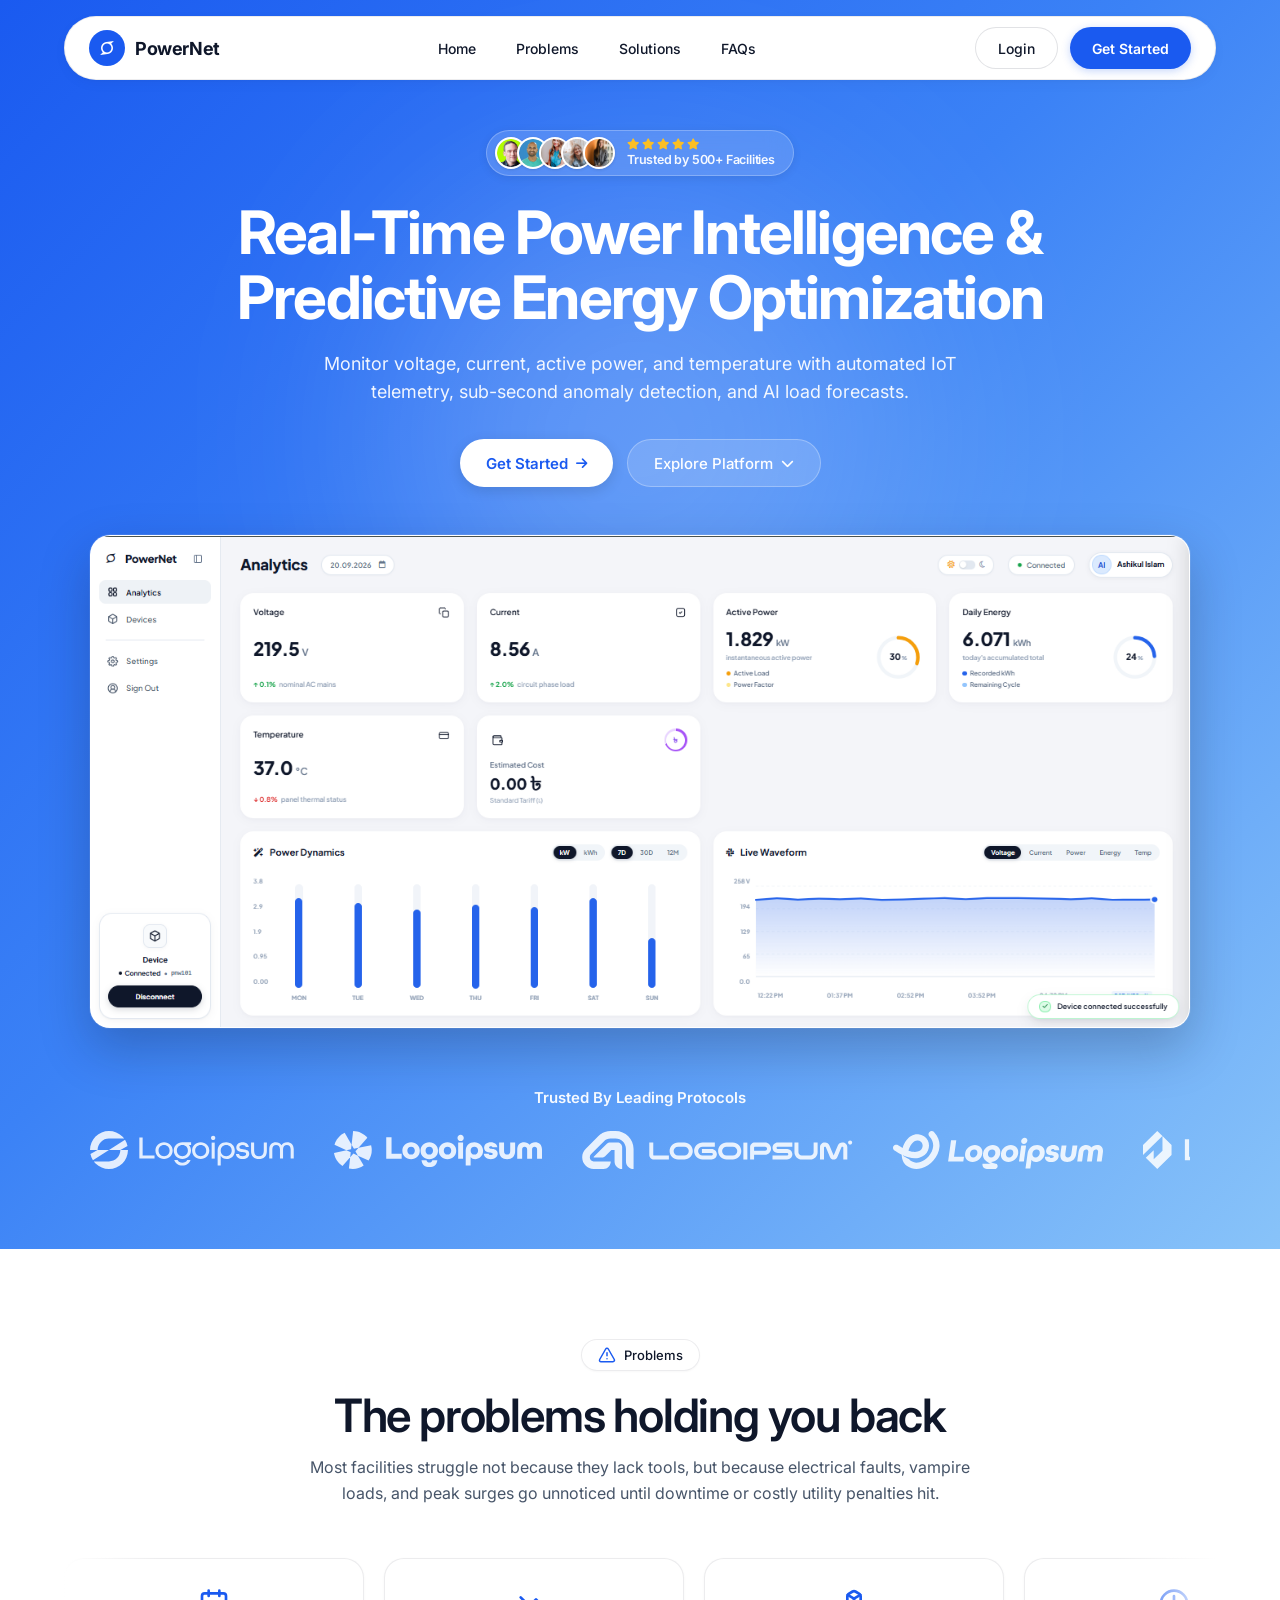
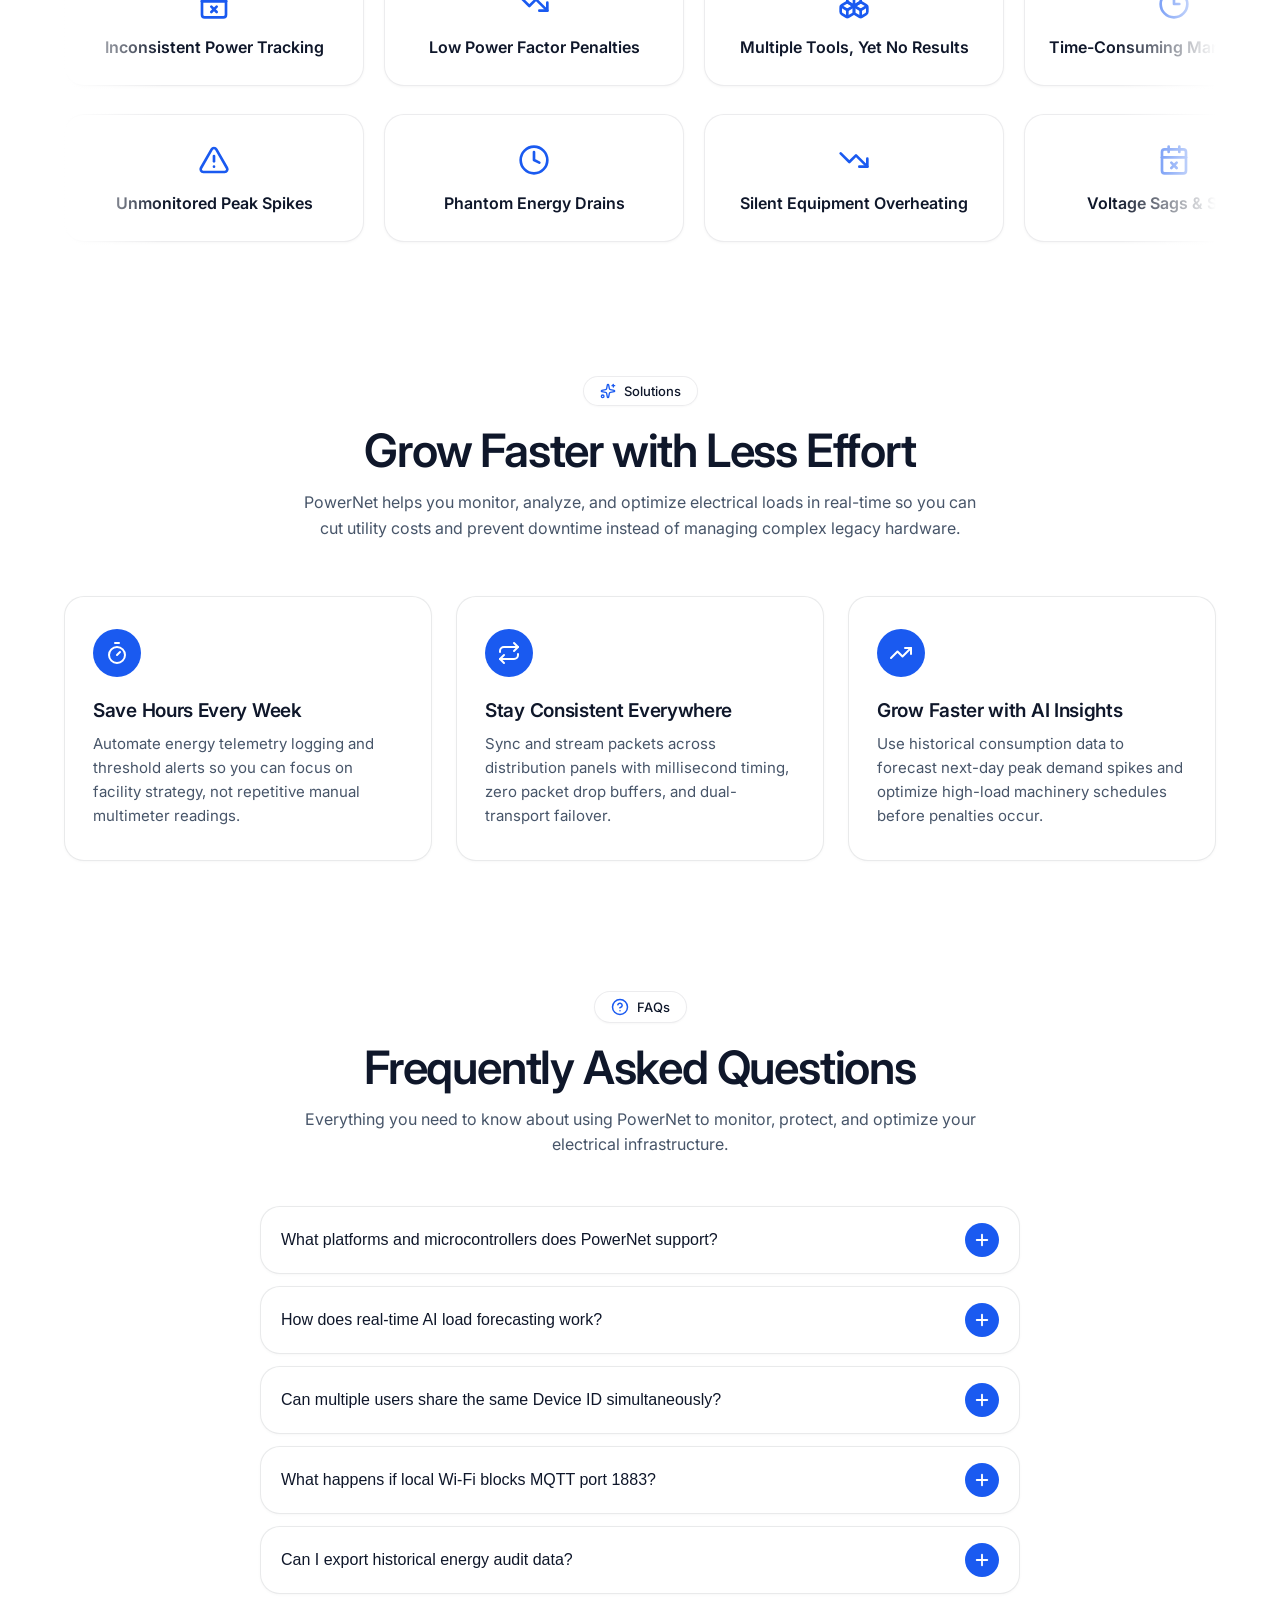
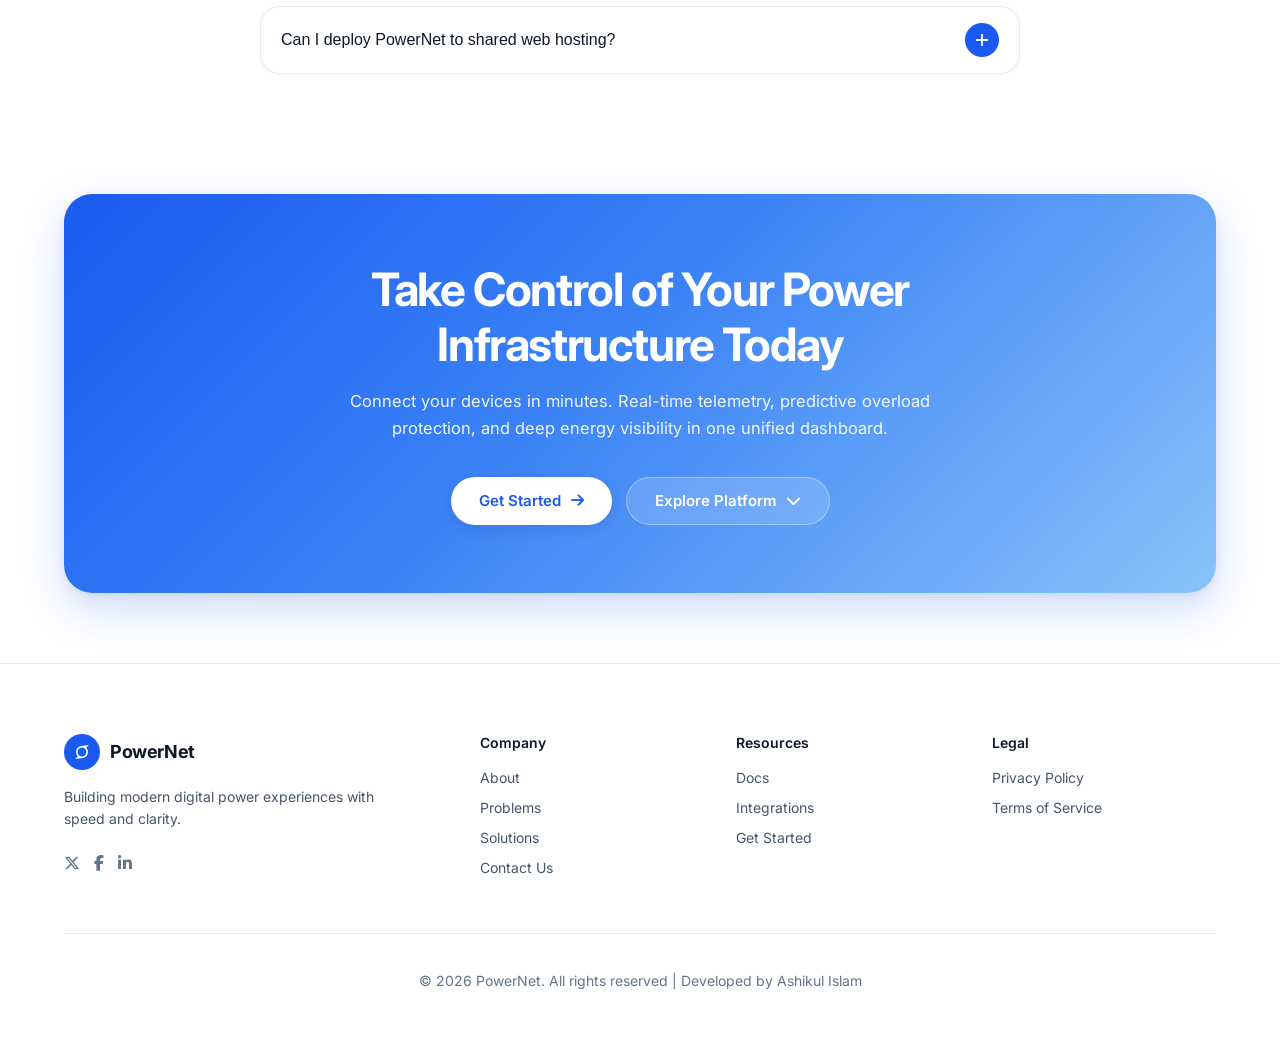
<file: frontend/index.html>
<!DOCTYPE html>
<html lang="en">
<head>
  <meta charset="UTF-8">
  <meta name="viewport" content="width=device-width, initial-scale=1.0">
  <title>PowerNet Ai Web — Smart Electrical Energy Monitoring & Predictive Intelligence</title>
  <meta name="description" content="PowerNet is an IoT electrical energy monitoring and AI load prediction platform. Monitor voltage, current, active power, and temperature with automated telemetry.">
  <meta name="theme-color" content="#1A5AF0">

  <!-- Favicon & App Icons -->
  <link rel="icon" type="image/svg+xml" href="/assets/images/favicon.svg">
  <link rel="alternate icon" type="image/x-icon" href="/favicon.ico">
  <link rel="apple-touch-icon" href="/assets/images/favicon.svg">

  <!-- OpenGraph / Social Sharing Link Preview -->
  <meta property="og:type" content="website">
  <meta property="og:site_name" content="PowerNet">
  <meta property="og:title" content="PowerNet Ai Web — Smart Electrical Energy Monitoring & Predictive Intelligence">
  <meta property="og:description" content="Real-time IoT electrical energy monitoring and AI load prediction platform. Monitor voltage, current, active power, and temperature with automated telemetry.">
  <meta property="og:image" content="/assets/images/og-preview.jpg">
  <meta property="og:image:width" content="1200">
  <meta property="og:image:height" content="630">
  <meta name="twitter:card" content="summary_large_image">
  <meta name="twitter:title" content="PowerNet Ai Web — Smart Electrical Energy Monitoring & Predictive Intelligence">
  <meta name="twitter:description" content="Real-time IoT electrical energy monitoring and AI load prediction platform.">
  <meta name="twitter:image" content="/assets/images/og-preview.jpg">

  <!-- Google Fonts: Inter -->
  <link rel="preconnect" href="https://fonts.googleapis.com">
  <link rel="preconnect" href="https://fonts.gstatic.com" crossorigin>
  <link href="https://fonts.googleapis.com/css2?family=Inter:wght@400;500;600;700;800&display=swap" rel="stylesheet">
  <!-- FontAwesome 6 Icons -->
  <link rel="stylesheet" href="https://cdnjs.cloudflare.com/ajax/libs/font-awesome/6.5.1/css/all.min.css">
  <link rel="stylesheet" href="/assets/css/landing.css?v=20260929">
</head>
<body>

  <!-- Floating Island Header (Pulse AI Style) -->
  <header class="landing-header-wrapper" role="banner">
    <div class="landing-header-pill">
      <!-- Logo on Left -->
      <a href="/" class="header-brand" aria-label="PowerNet Home">
        <div class="header-brand-icon">
          <i class="fa-brands fa-superpowers"></i>
        </div>
        <span class="header-brand-name">PowerNet</span>
      </a>

      <!-- Desktop Navigation in the Middle (Home, Problems, Solutions, FAQs) -->
      <nav class="header-nav" aria-label="Main Navigation">
        <a href="#hero" class="header-nav-link">Home</a>
        <a href="#problems" class="header-nav-link">Problems</a>
        <a href="#solutions" class="header-nav-link">Solutions</a>
        <a href="#faqs" class="header-nav-link">FAQs</a>
      </nav>

      <!-- Action Buttons on Right -->
      <div class="header-actions">
        <a href="/login" class="btn-header-login">Login</a>
        <a href="/register" class="btn-header-cta">Get Started</a>
      </div>

      <!-- Mobile Hamburger Toggle -->
      <button type="button" class="btn-mobile-toggle" id="btn-mobile-menu" aria-label="Toggle navigation menu">
        <i class="fa-solid fa-bars" id="menu-icon"></i>
      </button>
    </div>

    <!-- Mobile Dropdown Drawer -->
    <div class="mobile-nav-drawer" id="mobile-drawer">
      <a href="#hero" class="mobile-nav-link">Home</a>
      <a href="#problems" class="mobile-nav-link">Problems</a>
      <a href="#solutions" class="mobile-nav-link">Solutions</a>
      <a href="#faqs" class="mobile-nav-link">FAQs</a>
      <div class="mobile-actions-row">
        <a href="/login" class="btn-header-login">Login</a>
        <a href="/register" class="btn-header-cta">Get Started</a>
      </div>
    </div>
  </header>

  <!-- Hero Section (Full Viewport Blue Gradient + Ambient Glow Orb) -->
  <section class="hero-section" id="hero">
    <div class="hero-blur-orb"></div>

    <div class="hero-container">
      <!-- Social Proof Avatar Badge (Pulse AI Style) -->
      <div class="hero-reviews-badge anim-fade-up">
        <div class="hero-avatars-group">
          <div class="hero-avatar-item">
            <img src="/assets/images/avatars/avatar_1.png" alt="Engineer 1">
          </div>
          <div class="hero-avatar-item">
            <img src="/assets/images/avatars/avatar_2.png" alt="Engineer 2">
          </div>
          <div class="hero-avatar-item">
            <img src="/assets/images/avatars/avatar_3.jpg" alt="Engineer 3">
          </div>
          <div class="hero-avatar-item">
            <img src="/assets/images/avatars/avatar_4.jpg" alt="Engineer 4">
          </div>
          <div class="hero-avatar-item">
            <img src="/assets/images/avatars/avatar_5.jpg" alt="Engineer 5">
          </div>
        </div>
        <div class="hero-reviews-meta">
          <div class="hero-stars-row">
            <i class="fa-solid fa-star"></i>
            <i class="fa-solid fa-star"></i>
            <i class="fa-solid fa-star"></i>
            <i class="fa-solid fa-star"></i>
            <i class="fa-solid fa-star"></i>
          </div>
          <span class="hero-reviews-text">Trusted by 500+ Facilities</span>
        </div>
      </div>

      <h1 class="hero-h1 anim-fade-up anim-delay-1">
        Real-Time Power Intelligence &amp; Predictive Energy Optimization
      </h1>

      <p class="hero-sub anim-fade-up anim-delay-2">
        Monitor voltage, current, active power, and temperature with automated IoT telemetry, sub-second anomaly detection, and AI load forecasts.
      </p>

      <div class="hero-cta-group anim-fade-up anim-delay-3">
        <a href="/register" class="btn-hero-primary">
          <span>Get Started</span>
          <i class="fa-solid fa-arrow-right" style="font-size: 13px;"></i>
        </a>
        <a href="#problems" class="btn-hero-secondary">
          <span>Explore Platform</span>
          <i class="fa-solid fa-chevron-down" style="font-size: 13px;"></i>
        </a>
      </div>

      <!-- Hero Image: User specified homepage.png -->
      <div class="hero-image-wrapper anim-fade-up anim-delay-4">
        <img src="/assets/images/pulse/homepage.png" alt="PowerNet Platform Dashboard" class="hero-image-preview" />
      </div>

      <!-- Marquee below Hero Image -->
      <div class="hero-marquee-section anim-fade-up anim-delay-5">
        <div class="hero-marquee-title">Trusted By Leading Protocols</div>
        <div class="hero-marquee-wrapper">
          <div class="hero-marquee-track">
            <img src="/assets/images/pulse/logo_1.svg" alt="Protocol 1" class="hero-brand-logo">
            <img src="/assets/images/pulse/logo_2.svg" alt="Protocol 2" class="hero-brand-logo">
            <img src="/assets/images/pulse/logo_3.svg" alt="Protocol 3" class="hero-brand-logo">
            <img src="/assets/images/pulse/logo_4.svg" alt="Protocol 4" class="hero-brand-logo">
            <img src="/assets/images/pulse/logo_5.svg" alt="Protocol 5" class="hero-brand-logo">
            <img src="/assets/images/pulse/logo_6.svg" alt="Protocol 6" class="hero-brand-logo">
            <!-- Duplicated for seamless loop -->
            <img src="/assets/images/pulse/logo_1.svg" alt="Protocol 1" class="hero-brand-logo">
            <img src="/assets/images/pulse/logo_2.svg" alt="Protocol 2" class="hero-brand-logo">
            <img src="/assets/images/pulse/logo_3.svg" alt="Protocol 3" class="hero-brand-logo">
            <img src="/assets/images/pulse/logo_4.svg" alt="Protocol 4" class="hero-brand-logo">
            <img src="/assets/images/pulse/logo_5.svg" alt="Protocol 5" class="hero-brand-logo">
            <img src="/assets/images/pulse/logo_6.svg" alt="Protocol 6" class="hero-brand-logo">
          </div>
        </div>
      </div>
    </div>
  </section>

  <!-- Problem Section (Image 2 — Infinite 2-Row Marquee) -->
  <section class="section-wrapper" id="problems">
    <div class="section-container">
      <div class="section-tag-pill anim-fade-up">
        <svg xmlns="http://www.w3.org/2000/svg" width="18" height="18" viewBox="0 0 24 24" fill="none" stroke="currentColor" stroke-width="2" stroke-linecap="round" stroke-linejoin="round"><path d="m21.73 18-8-14a2 2 0 0 0-3.48 0l-8 14A2 2 0 0 0 4 21h16a2 2 0 0 0 1.73-3"></path><path d="M12 9v4"></path><path d="M12 17h.01"></path></svg>
        <span>Problems</span>
      </div>

      <h2 class="section-heading anim-fade-up anim-delay-1">The problems holding you back</h2>
      <p class="section-subheading anim-fade-up anim-delay-2">
        Most facilities struggle not because they lack tools, but because electrical faults, vampire loads, and peak surges go unnoticed until downtime or costly utility penalties hit.
      </p>

      <div class="problems-carousel-container anim-fade-up anim-delay-3">
        <!-- Row 1: Leftward Scrolling Carousel -->
        <div class="carousel-row">
          <div class="carousel-fade-left"></div>
          <div class="carousel-fade-right"></div>
          <div class="carousel-track-left">
            <!-- Card 1 -->
            <div class="problem-card">
              <div class="problem-card-icon">
                <svg xmlns="http://www.w3.org/2000/svg" viewBox="0 0 24 24" fill="none" stroke="currentColor" stroke-width="2" stroke-linecap="round" stroke-linejoin="round"><path d="M8 2v4"></path><path d="M16 2v4"></path><rect width="18" height="18" x="3" y="4" rx="2"></rect><path d="M3 10h18"></path><path d="m14 14-4 4"></path><path d="m10 14 4 4"></path></svg>
              </div>
              <p class="problem-card-title">Inconsistent Power Tracking</p>
            </div>
            <!-- Card 2 -->
            <div class="problem-card">
              <div class="problem-card-icon">
                <svg xmlns="http://www.w3.org/2000/svg" viewBox="0 0 24 24" fill="none" stroke="currentColor" stroke-width="2" stroke-linecap="round" stroke-linejoin="round"><path d="M16 17h6v-6"></path><path d="m22 17-8.5-8.5-5 5L2 7"></path></svg>
              </div>
              <p class="problem-card-title">Low Power Factor Penalties</p>
            </div>
            <!-- Card 3 -->
            <div class="problem-card">
              <div class="problem-card-icon">
                <svg xmlns="http://www.w3.org/2000/svg" viewBox="0 0 24 24" fill="none" stroke="currentColor" stroke-width="2" stroke-linecap="round" stroke-linejoin="round"><path d="M2.97 12.92A2 2 0 0 0 2 14.63v3.24a2 2 0 0 0 .97 1.71l3 1.8a2 2 0 0 0 2.06 0L12 19v-5.5l-5-3-4.03 2.42Z"></path><path d="m7 16.5-4.74-2.85"></path><path d="m7 16.5 5-3"></path><path d="M7 16.5v5.17"></path><path d="M12 13.5V19l3.97 2.38a2 2 0 0 0 2.06 0l3-1.8a2 2 0 0 0 .97-1.71v-3.24a2 2 0 0 0-.97-1.71L17 10.5l-5 3Z"></path><path d="m17 16.5-5-3"></path><path d="m17 16.5 4.74-2.85"></path><path d="M17 16.5v5.17"></path><path d="M7.97 4.42A2 2 0 0 0 7 6.13v4.37l5 3 5-3V6.13a2 2 0 0 0-.97-1.71l-3-1.8a2 2 0 0 0-2.06 0l-3 1.8Z"></path><path d="M12 8 7.26 5.15"></path><path d="m12 8 4.74-2.85"></path><path d="M12 13.5V8"></path></svg>
              </div>
              <p class="problem-card-title">Multiple Tools, Yet No Results</p>
            </div>
            <!-- Card 4 -->
            <div class="problem-card">
              <div class="problem-card-icon">
                <svg xmlns="http://www.w3.org/2000/svg" viewBox="0 0 24 24" fill="none" stroke="currentColor" stroke-width="2" stroke-linecap="round" stroke-linejoin="round"><circle cx="12" cy="12" r="10"></circle><path d="M12 6v6h4"></path></svg>
              </div>
              <p class="problem-card-title">Time-Consuming Manual Audits</p>
            </div>

            <!-- Duplicated Row 1 Items for Seamless Infinity -->
            <div class="problem-card">
              <div class="problem-card-icon">
                <svg xmlns="http://www.w3.org/2000/svg" viewBox="0 0 24 24" fill="none" stroke="currentColor" stroke-width="2" stroke-linecap="round" stroke-linejoin="round"><path d="M8 2v4"></path><path d="M16 2v4"></path><rect width="18" height="18" x="3" y="4" rx="2"></rect><path d="M3 10h18"></path><path d="m14 14-4 4"></path><path d="m10 14 4 4"></path></svg>
              </div>
              <p class="problem-card-title">Inconsistent Power Tracking</p>
            </div>
            <div class="problem-card">
              <div class="problem-card-icon">
                <svg xmlns="http://www.w3.org/2000/svg" viewBox="0 0 24 24" fill="none" stroke="currentColor" stroke-width="2" stroke-linecap="round" stroke-linejoin="round"><path d="M16 17h6v-6"></path><path d="m22 17-8.5-8.5-5 5L2 7"></path></svg>
              </div>
              <p class="problem-card-title">Low Power Factor Penalties</p>
            </div>
            <div class="problem-card">
              <div class="problem-card-icon">
                <svg xmlns="http://www.w3.org/2000/svg" viewBox="0 0 24 24" fill="none" stroke="currentColor" stroke-width="2" stroke-linecap="round" stroke-linejoin="round"><path d="M2.97 12.92A2 2 0 0 0 2 14.63v3.24a2 2 0 0 0 .97 1.71l3 1.8a2 2 0 0 0 2.06 0L12 19v-5.5l-5-3-4.03 2.42Z"></path><path d="m7 16.5-4.74-2.85"></path><path d="m7 16.5 5-3"></path><path d="M7 16.5v5.17"></path><path d="M12 13.5V19l3.97 2.38a2 2 0 0 0 2.06 0l3-1.8a2 2 0 0 0 .97-1.71v-3.24a2 2 0 0 0-.97-1.71L17 10.5l-5 3Z"></path><path d="m17 16.5-5-3"></path><path d="m17 16.5 4.74-2.85"></path><path d="M17 16.5v5.17"></path><path d="M7.97 4.42A2 2 0 0 0 7 6.13v4.37l5 3 5-3V6.13a2 2 0 0 0-.97-1.71l-3-1.8a2 2 0 0 0-2.06 0l-3 1.8Z"></path><path d="M12 8 7.26 5.15"></path><path d="m12 8 4.74-2.85"></path><path d="M12 13.5V8"></path></svg>
              </div>
              <p class="problem-card-title">Multiple Tools, Yet No Results</p>
            </div>
            <div class="problem-card">
              <div class="problem-card-icon">
                <svg xmlns="http://www.w3.org/2000/svg" viewBox="0 0 24 24" fill="none" stroke="currentColor" stroke-width="2" stroke-linecap="round" stroke-linejoin="round"><circle cx="12" cy="12" r="10"></circle><path d="M12 6v6h4"></path></svg>
              </div>
              <p class="problem-card-title">Time-Consuming Manual Audits</p>
            </div>
          </div>
        </div>

        <!-- Row 2: Rightward Scrolling Carousel -->
        <div class="carousel-row">
          <div class="carousel-fade-left"></div>
          <div class="carousel-fade-right"></div>
          <div class="carousel-track-right">
            <!-- Card 5 -->
            <div class="problem-card">
              <div class="problem-card-icon">
                <svg xmlns="http://www.w3.org/2000/svg" viewBox="0 0 24 24" fill="none" stroke="currentColor" stroke-width="2" stroke-linecap="round" stroke-linejoin="round"><path d="m21.73 18-8-14a2 2 0 0 0-3.48 0l-8 14A2 2 0 0 0 4 21h16a2 2 0 0 0 1.73-3"></path><path d="M12 9v4"></path><path d="M12 17h.01"></path></svg>
              </div>
              <p class="problem-card-title">Unmonitored Peak Spikes</p>
            </div>
            <!-- Card 6 -->
            <div class="problem-card">
              <div class="problem-card-icon">
                <svg xmlns="http://www.w3.org/2000/svg" viewBox="0 0 24 24" fill="none" stroke="currentColor" stroke-width="2" stroke-linecap="round" stroke-linejoin="round"><circle cx="12" cy="12" r="10"></circle><polyline points="12 6 12 12 16 14"></polyline></svg>
              </div>
              <p class="problem-card-title">Phantom Energy Drains</p>
            </div>
            <!-- Card 7 -->
            <div class="problem-card">
              <div class="problem-card-icon">
                <svg xmlns="http://www.w3.org/2000/svg" viewBox="0 0 24 24" fill="none" stroke="currentColor" stroke-width="2" stroke-linecap="round" stroke-linejoin="round"><path d="M16 17h6v-6"></path><path d="m22 17-8.5-8.5-5 5L2 7"></path></svg>
              </div>
              <p class="problem-card-title">Silent Equipment Overheating</p>
            </div>
            <!-- Card 8 -->
            <div class="problem-card">
              <div class="problem-card-icon">
                <svg xmlns="http://www.w3.org/2000/svg" viewBox="0 0 24 24" fill="none" stroke="currentColor" stroke-width="2" stroke-linecap="round" stroke-linejoin="round"><path d="M8 2v4"></path><path d="M16 2v4"></path><rect width="18" height="18" x="3" y="4" rx="2"></rect><path d="M3 10h18"></path><path d="m14 14-4 4"></path><path d="m10 14 4 4"></path></svg>
              </div>
              <p class="problem-card-title">Voltage Sags &amp; Surges</p>
            </div>

            <!-- Duplicated Row 2 Items for Seamless Infinity -->
            <div class="problem-card">
              <div class="problem-card-icon">
                <svg xmlns="http://www.w3.org/2000/svg" viewBox="0 0 24 24" fill="none" stroke="currentColor" stroke-width="2" stroke-linecap="round" stroke-linejoin="round"><path d="m21.73 18-8-14a2 2 0 0 0-3.48 0l-8 14A2 2 0 0 0 4 21h16a2 2 0 0 0 1.73-3"></path><path d="M12 9v4"></path><path d="M12 17h.01"></path></svg>
              </div>
              <p class="problem-card-title">Unmonitored Peak Spikes</p>
            </div>
            <div class="problem-card">
              <div class="problem-card-icon">
                <svg xmlns="http://www.w3.org/2000/svg" viewBox="0 0 24 24" fill="none" stroke="currentColor" stroke-width="2" stroke-linecap="round" stroke-linejoin="round"><circle cx="12" cy="12" r="10"></circle><polyline points="12 6 12 12 16 14"></polyline></svg>
              </div>
              <p class="problem-card-title">Phantom Energy Drains</p>
            </div>
            <div class="problem-card">
              <div class="problem-card-icon">
                <svg xmlns="http://www.w3.org/2000/svg" viewBox="0 0 24 24" fill="none" stroke="currentColor" stroke-width="2" stroke-linecap="round" stroke-linejoin="round"><path d="M16 17h6v-6"></path><path d="m22 17-8.5-8.5-5 5L2 7"></path></svg>
              </div>
              <p class="problem-card-title">Silent Equipment Overheating</p>
            </div>
            <div class="problem-card">
              <div class="problem-card-icon">
                <svg xmlns="http://www.w3.org/2000/svg" viewBox="0 0 24 24" fill="none" stroke="currentColor" stroke-width="2" stroke-linecap="round" stroke-linejoin="round"><path d="M8 2v4"></path><path d="M16 2v4"></path><rect width="18" height="18" x="3" y="4" rx="2"></rect><path d="M3 10h18"></path><path d="m14 14-4 4"></path><path d="m10 14 4 4"></path></svg>
              </div>
              <p class="problem-card-title">Voltage Sags &amp; Surges</p>
            </div>
          </div>
        </div>
      </div>
    </div>
  </section>

  <!-- Solutions / Benefits Section (Image 3 — 3 Cards Grid) -->
  <section class="section-wrapper" id="solutions" style="padding-top: 40px;">
    <div class="section-container">
      <div class="section-tag-pill anim-fade-up">
        <svg xmlns="http://www.w3.org/2000/svg" width="16" height="16" viewBox="0 0 24 24" fill="none" stroke="currentColor" stroke-width="2" stroke-linecap="round" stroke-linejoin="round"><path d="M11.017 2.814a1 1 0 0 1 1.966 0l1.051 5.558a2 2 0 0 0 1.594 1.594l5.558 1.051a1 1 0 0 1 0 1.966l-5.558 1.051a2 2 0 0 0-1.594 1.594l-1.051 5.558a1 1 0 0 1-1.966 0l-1.051-5.558a2 2 0 0 0-1.594-1.594l-5.558-1.051a1 1 0 0 1 0-1.966l5.558-1.051a2 2 0 0 0 1.594-1.594z"></path><path d="M20 2v4"></path><path d="M22 4h-4"></path><circle cx="4" cy="20" r="2"></circle></svg>
        <span>Solutions</span>
      </div>

      <h2 class="section-heading anim-fade-up anim-delay-1">Grow Faster with Less Effort</h2>
      <p class="section-subheading anim-fade-up anim-delay-2">
        PowerNet helps you monitor, analyze, and optimize electrical loads in real-time so you can cut utility costs and prevent downtime instead of managing complex legacy hardware.
      </p>

      <div class="solutions-grid anim-fade-up anim-delay-3">
        <!-- Card 1 -->
        <div class="solution-card">
          <div class="solution-icon-circle">
            <svg xmlns="http://www.w3.org/2000/svg" viewBox="0 0 24 24" fill="none" stroke="currentColor" stroke-width="2" stroke-linecap="round" stroke-linejoin="round"><line x1="10" x2="14" y1="2" y2="2"></line><line x1="12" x2="15" y1="14" y2="11"></line><circle cx="12" cy="14" r="8"></circle></svg>
          </div>
          <h3 class="solution-card-title">Save Hours Every Week</h3>
          <p class="solution-card-desc">
            Automate energy telemetry logging and threshold alerts so you can focus on facility strategy, not repetitive manual multimeter readings.
          </p>
        </div>

        <!-- Card 2 -->
        <div class="solution-card">
          <div class="solution-icon-circle">
            <svg xmlns="http://www.w3.org/2000/svg" viewBox="0 0 24 24" fill="none" stroke="currentColor" stroke-width="2" stroke-linecap="round" stroke-linejoin="round"><path d="m17 2 4 4-4 4"></path><path d="M3 11v-1a4 4 0 0 1 4-4h14"></path><path d="m7 22-4-4 4-4"></path><path d="M21 13v1a4 4 0 0 1-4 4H3"></path></svg>
          </div>
          <h3 class="solution-card-title">Stay Consistent Everywhere</h3>
          <p class="solution-card-desc">
            Sync and stream packets across distribution panels with millisecond timing, zero packet drop buffers, and dual-transport failover.
          </p>
        </div>

        <!-- Card 3 -->
        <div class="solution-card">
          <div class="solution-icon-circle">
            <svg xmlns="http://www.w3.org/2000/svg" viewBox="0 0 24 24" fill="none" stroke="currentColor" stroke-width="2" stroke-linecap="round" stroke-linejoin="round"><path d="M16 7h6v6"></path><path d="m22 7-8.5 8.5-5-5L2 17"></path></svg>
          </div>
          <h3 class="solution-card-title">Grow Faster with AI Insights</h3>
          <p class="solution-card-desc">
            Use historical consumption data to forecast next-day peak demand spikes and optimize high-load machinery schedules before penalties occur.
          </p>
        </div>
      </div>
    </div>
  </section>

  <!-- FAQs Section (Image 4 — Interactive Accordion) -->
  <section class="section-wrapper" id="faqs" style="padding-top: 40px;">
    <div class="section-container">
      <div class="section-tag-pill anim-fade-up">
        <svg xmlns="http://www.w3.org/2000/svg" width="18" height="18" viewBox="0 0 24 24" fill="none" stroke="currentColor" stroke-width="2" stroke-linecap="round" stroke-linejoin="round"><circle cx="12" cy="12" r="10"></circle><path d="M9.09 9a3 3 0 0 1 5.83 1c0 2-3 3-3 3"></path><path d="M12 17h.01"></path></svg>
        <span>FAQs</span>
      </div>

      <h2 class="section-heading anim-fade-up anim-delay-1">Frequently Asked Questions</h2>
      <p class="section-subheading anim-fade-up anim-delay-2">
        Everything you need to know about using PowerNet to monitor, protect, and optimize your electrical infrastructure.
      </p>

      <div class="faq-accordion-list anim-fade-up anim-delay-3" role="region" aria-label="Frequently Asked Questions">
        <!-- FAQ 1 -->
        <div class="faq-item" id="faq-1">
          <button type="button" class="faq-header" aria-expanded="false" aria-controls="faq-content-1">
            <span class="faq-question">What platforms and microcontrollers does PowerNet support?</span>
            <div class="faq-toggle-btn" aria-hidden="true">
              <svg xmlns="http://www.w3.org/2000/svg" viewBox="0 0 24 24" fill="none" stroke="currentColor" stroke-width="2.5" stroke-linecap="round" stroke-linejoin="round"><path d="M5 12h14"></path><path d="M12 5v14"></path></svg>
            </div>
          </button>
          <div class="faq-content" id="faq-content-1">
            <p class="faq-answer">
              PowerNet natively supports the ESP32 DevKit V1 and compatible microcontrollers paired with PZEM-004T or CT current clamps. It supports both MQTT (HiveMQ broker) and HTTPS direct REST fallback ingestion.
            </p>
          </div>
        </div>

        <!-- FAQ 2 -->
        <div class="faq-item" id="faq-2">
          <button type="button" class="faq-header" aria-expanded="false" aria-controls="faq-content-2">
            <span class="faq-question">How does real-time AI load forecasting work?</span>
            <div class="faq-toggle-btn" aria-hidden="true">
              <svg xmlns="http://www.w3.org/2000/svg" viewBox="0 0 24 24" fill="none" stroke="currentColor" stroke-width="2.5" stroke-linecap="round" stroke-linejoin="round"><path d="M5 12h14"></path><path d="M12 5v14"></path></svg>
            </div>
          </button>
          <div class="faq-content" id="faq-content-2">
            <p class="faq-answer">
              PowerNet feeds historical voltage, current, active power, and power factor curves into automated regression models to project hourly demand curves and trigger early alerts before breaker capacity limits are reached.
            </p>
          </div>
        </div>

        <!-- FAQ 3 -->
        <div class="faq-item" id="faq-3">
          <button type="button" class="faq-header" aria-expanded="false" aria-controls="faq-content-3">
            <span class="faq-question">Can multiple users share the same Device ID simultaneously?</span>
            <div class="faq-toggle-btn" aria-hidden="true">
              <svg xmlns="http://www.w3.org/2000/svg" viewBox="0 0 24 24" fill="none" stroke="currentColor" stroke-width="2.5" stroke-linecap="round" stroke-linejoin="round"><path d="M5 12h14"></path><path d="M12 5v14"></path></svg>
            </div>
          </button>
          <div class="faq-content" id="faq-content-3">
            <p class="faq-answer">
              No. PowerNet enforces a strict 1-to-1 device ownership rule with database collision checking. If a Device ID is already active under another user, the system prompts with "Enter Correct Device ID". Clicking Disconnect immediately releases the device for others.
            </p>
          </div>
        </div>

        <!-- FAQ 4 -->
        <div class="faq-item" id="faq-4">
          <button type="button" class="faq-header" aria-expanded="false" aria-controls="faq-content-4">
            <span class="faq-question">What happens if local Wi-Fi blocks MQTT port 1883?</span>
            <div class="faq-toggle-btn" aria-hidden="true">
              <svg xmlns="http://www.w3.org/2000/svg" viewBox="0 0 24 24" fill="none" stroke="currentColor" stroke-width="2.5" stroke-linecap="round" stroke-linejoin="round"><path d="M5 12h14"></path><path d="M12 5v14"></path></svg>
            </div>
          </button>
          <div class="faq-content" id="faq-content-4">
            <p class="faq-answer">
              The included ESP32 firmware features built-in dual ingestion. If the MQTT broker connection is refused or firewalled, the device seamlessly falls back to pushing telemetry over standard HTTPS POST to your web server endpoint.
            </p>
          </div>
        </div>

        <!-- FAQ 5 -->
        <div class="faq-item" id="faq-5">
          <button type="button" class="faq-header" aria-expanded="false" aria-controls="faq-content-5">
            <span class="faq-question">Can I export historical energy audit data?</span>
            <div class="faq-toggle-btn" aria-hidden="true">
              <svg xmlns="http://www.w3.org/2000/svg" viewBox="0 0 24 24" fill="none" stroke="currentColor" stroke-width="2.5" stroke-linecap="round" stroke-linejoin="round"><path d="M5 12h14"></path><path d="M12 5v14"></path></svg>
            </div>
          </button>
          <div class="faq-content" id="faq-content-5">
            <p class="faq-answer">
              Yes, authenticated accounts have access to the Analytics suite where you can inspect 24-hour, 7-day, and 30-day historical energy charts, phase logs, and export telemetry tables for certified energy audits.
            </p>
          </div>
        </div>

        <!-- FAQ 6 -->
        <div class="faq-item" id="faq-6">
          <button type="button" class="faq-header" aria-expanded="false" aria-controls="faq-content-6">
            <span class="faq-question">Can I deploy PowerNet to shared web hosting?</span>
            <div class="faq-toggle-btn" aria-hidden="true">
              <svg xmlns="http://www.w3.org/2000/svg" viewBox="0 0 24 24" fill="none" stroke="currentColor" stroke-width="2.5" stroke-linecap="round" stroke-linejoin="round"><path d="M5 12h14"></path><path d="M12 5v14"></path></svg>
            </div>
          </button>
          <div class="faq-content" id="faq-content-6">
            <p class="faq-answer">
              Yes. PowerNet is pre-configured for Hostinger Business Hosting (PHP 8.x + MySQL + LiteSpeed / Apache .htaccess) and requires no Node.js or background CLI daemons on the production server.
            </p>
          </div>
        </div>
      </div>
    </div>
  </section>

  <!-- CTA Banner Section (Matches User Images) -->
  <section class="cta-banner-section anim-fade-up">
    <div class="cta-banner-container">
      <div class="cta-banner-card">
        <h2 class="cta-banner-h2">Take Control of Your Power Infrastructure Today</h2>
        <p class="cta-banner-sub">
          Connect your devices in minutes. Real-time telemetry, predictive overload protection, and deep energy visibility in one unified dashboard.
        </p>
        <div class="cta-banner-buttons">
          <a href="/register" class="btn-cta-white">
            <span>Get Started</span>
            <i class="fa-solid fa-arrow-right"></i>
          </a>
          <a href="#hero" class="btn-cta-glass">
            <span>Explore Platform</span>
            <i class="fa-solid fa-chevron-down"></i>
          </a>
        </div>
      </div>
    </div>
  </section>

  <!-- Footer (Image 5 — Pulse AI Identical) -->
  <footer class="landing-footer">
    <div class="footer-container">
      <div class="footer-top-grid">
        <!-- Brand & Socials on Left -->
        <div class="footer-brand-col">
          <a class="header-brand" href="/" aria-label="PowerNet Home">
            <div class="header-brand-icon">
              <i class="fa-brands fa-superpowers"></i>
            </div>
            <span class="header-brand-name">PowerNet</span>
          </a>
          <p class="footer-tagline">
            Building modern digital power experiences with speed and clarity.
          </p>
          <div class="footer-social-row">
            <a href="https://twitter.com" target="_blank" rel="noopener noreferrer" class="footer-social-link" aria-label="X (Twitter)">
              <i class="fa-brands fa-x-twitter"></i>
            </a>
            <a href="https://facebook.com" target="_blank" rel="noopener noreferrer" class="footer-social-link" aria-label="Facebook">
              <i class="fa-brands fa-facebook-f"></i>
            </a>
            <a href="https://linkedin.com" target="_blank" rel="noopener noreferrer" class="footer-social-link" aria-label="LinkedIn">
              <i class="fa-brands fa-linkedin-in"></i>
            </a>
          </div>
        </div>

        <!-- 3 Link Columns on Right -->
        <div class="footer-links-grid">
          <div>
            <div class="footer-col-title">Company</div>
            <ul class="footer-links-list">
              <li><a href="#hero" class="footer-link">About</a></li>
              <li><a href="#problems" class="footer-link">Problems</a></li>
              <li><a href="#solutions" class="footer-link">Solutions</a></li>
              <li><a href="#faqs" class="footer-link">Contact Us</a></li>
            </ul>
          </div>
          <div>
            <div class="footer-col-title">Resources</div>
            <ul class="footer-links-list">
              <li><a href="/login" class="footer-link">Docs</a></li>
              <li><a href="/login" class="footer-link">Integrations</a></li>
              <li><a href="/register" class="footer-link">Get Started</a></li>
            </ul>
          </div>
          <div>
            <div class="footer-col-title">Legal</div>
            <ul class="footer-links-list">
              <li><a href="#" class="footer-link">Privacy Policy</a></li>
              <li><a href="#" class="footer-link">Terms of Service</a></li>
            </ul>
          </div>
        </div>
      </div>

      <!-- Copyright Bar -->
      <div class="footer-bottom-bar">
        <p>
          <a href="https://wa.me/8801792250709" target="_blank" rel="noopener noreferrer" class="footer-copyright-link" style="color: var(--color-foreground-subtle, #64748B); text-decoration: none;" title="Contact Ashikul Islam on WhatsApp" aria-label="Contact Ashikul Islam on WhatsApp">
            &copy; 2026 PowerNet. All rights reserved | Developed by Ashikul Islam
          </a>
        </p>
      </div>
    </div>
  </footer>

  <!-- Scripts: Mobile Drawer & FAQ Accordion & IntersectionObserver -->
  <script>
    // 1. Mobile Drawer Toggle
    const btnMobile = document.getElementById('btn-mobile-menu');
    const mobileDrawer = document.getElementById('mobile-drawer');
    const menuIcon = document.getElementById('menu-icon');

    if (btnMobile && mobileDrawer) {
      btnMobile.addEventListener('click', () => {
        mobileDrawer.classList.toggle('open');
        if (mobileDrawer.classList.contains('open')) {
          menuIcon.className = 'fa-solid fa-xmark';
        } else {
          menuIcon.className = 'fa-solid fa-bars';
        }
      });

      // Close drawer on link click
      mobileDrawer.querySelectorAll('a').forEach(link => {
        link.addEventListener('click', () => {
          mobileDrawer.classList.remove('open');
          menuIcon.className = 'fa-solid fa-bars';
        });
      });
    }

    // 2. Interactive FAQ Accordion
    const faqItems = document.querySelectorAll('.faq-item');
    faqItems.forEach(item => {
      const header = item.querySelector('.faq-header');
      header.addEventListener('click', () => {
        const isActive = item.classList.contains('active');
        // Close all other items
        faqItems.forEach(otherItem => {
          if (otherItem !== item) {
            otherItem.classList.remove('active');
            otherItem.querySelector('.faq-header').setAttribute('aria-expanded', 'false');
          }
        });
        // Toggle current
        if (isActive) {
          item.classList.remove('active');
          header.setAttribute('aria-expanded', 'false');
        } else {
          item.classList.add('active');
          header.setAttribute('aria-expanded', 'true');
        }
      });
    });

    // 3. Scroll-triggered entrance animations (IntersectionObserver)
    const animEls = document.querySelectorAll('.anim-fade-up');
    
    // Immediately reveal elements already in the viewport
    animEls.forEach(el => {
      const rect = el.getBoundingClientRect();
      if (rect.top < window.innerHeight) {
        el.classList.add('visible');
      }
    });

    if ('IntersectionObserver' in window) {
      const obs = new IntersectionObserver((entries) => {
        entries.forEach(e => {
          if (e.isIntersecting) {
            e.target.classList.add('visible');
            obs.unobserve(e.target);
          }
        });
      }, { threshold: 0.05 });
      animEls.forEach(el => {
        if (!el.classList.contains('visible')) {
          obs.observe(el);
        }
      });
    } else {
      animEls.forEach(el => el.classList.add('visible'));
    }
  </script>
</body>
</html>
</file>
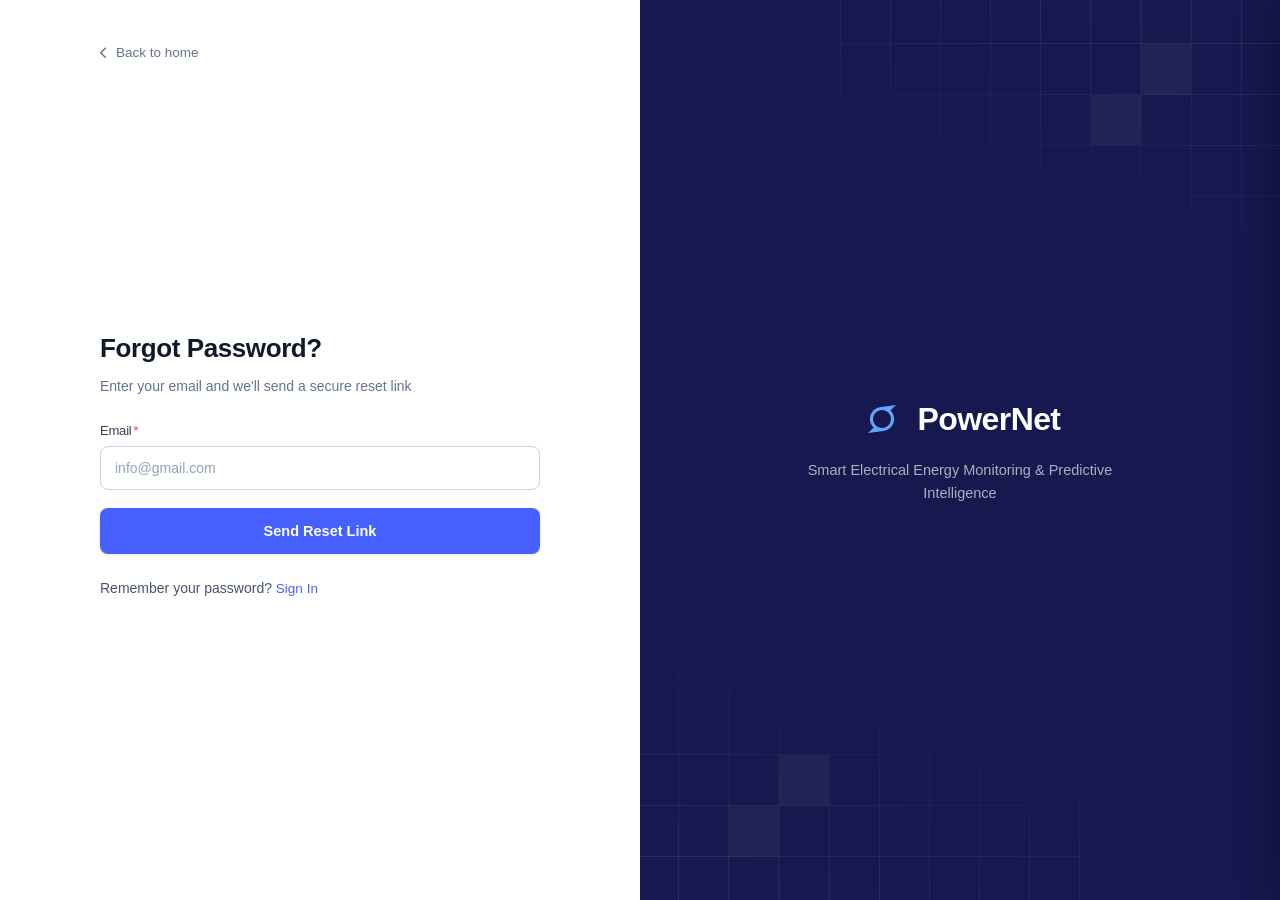
<file: frontend/forgot-password.html>
<!DOCTYPE html>
<html lang="en">
<head>
  <meta charset="UTF-8">
  <meta name="viewport" content="width=device-width, initial-scale=1.0">
  <title>Forgot Password — PowerNet</title>
  <meta name="description" content="Reset your PowerNet account password">
  <meta name="theme-color" content="#1A5AF0">

  <!-- Favicon & App Icons -->
  <link rel="icon" type="image/svg+xml" href="/assets/images/favicon.svg">
  <link rel="alternate icon" type="image/x-icon" href="/favicon.ico">
  <link rel="apple-touch-icon" href="/assets/images/favicon.svg">

  <!-- OpenGraph / Social Sharing Link Preview -->
  <meta property="og:type" content="website">
  <meta property="og:site_name" content="PowerNet">
  <meta property="og:title" content="Forgot Password — PowerNet">
  <meta property="og:description" content="Reset your PowerNet account password and restore access to your account.">
  <meta property="og:image" content="/assets/images/og-preview.jpg">
  <meta property="og:image:width" content="1200">
  <meta property="og:image:height" content="630">
  <meta name="twitter:card" content="summary_large_image">
  <meta name="twitter:title" content="Forgot Password — PowerNet">
  <meta name="twitter:description" content="Reset your PowerNet account password and restore access to your account.">
  <meta name="twitter:image" content="/assets/images/og-preview.jpg">

  <!-- FontAwesome 6 -->
  <link rel="stylesheet" href="https://cdnjs.cloudflare.com/ajax/libs/font-awesome/6.5.1/css/all.min.css">
  <link rel="stylesheet" href="/assets/css/style.css?v=20260929">
  <link rel="stylesheet" href="/assets/css/auth.css?v=20260929">
</head>
<body>
  <div class="auth-page-container">
    <!-- Left Form Side -->
    <div class="auth-form-side">
      <div class="auth-top-bar">
        <a href="/" class="auth-back-link">
          <i class="fa-solid fa-chevron-left"></i>
          <span>Back to home</span>
        </a>
      </div>

      <div class="auth-form-wrapper">
        <div class="auth-header">
          <h1 class="auth-title">Forgot Password?</h1>
          <p class="auth-subtitle">Enter your email and we'll send a secure reset link</p>
        </div>

        <div id="alert-box" class="alert-box"></div>

        <form id="form-forgot">
          <div class="form-group">
            <label class="form-label" for="email">
              Email<span class="text-required">*</span>
            </label>
            <input type="email" id="email" class="input-control" placeholder="info@gmail.com" required autocomplete="email">
          </div>

          <button type="submit" class="btn-auth-primary" style="margin-top: 12px;">
            Send Reset Link
          </button>
        </form>

        <div class="auth-bottom-row">
          Remember your password? <a href="/login" class="auth-link">Sign In</a>
        </div>
      </div>

      <!-- Empty footer spacer -->
      <div style="height: 16px;"></div>
    </div>

    <!-- Right Brand Side (TailAdmin Split-Screen with PowerNet Branding) -->
    <div class="auth-brand-side">
      <div class="auth-grid-shape auth-grid-top">
        <img src="/assets/images/shape/grid-01.svg" alt="grid pattern">
      </div>
      <div class="auth-grid-shape auth-grid-bottom">
        <img src="/assets/images/shape/grid-01.svg" alt="grid pattern">
      </div>

      <div class="auth-brand-card">
        <a href="/" class="auth-brand-logo-group">
          <div class="auth-brand-icon">
            <i class="fa-brands fa-superpowers"></i>
          </div>
          <span class="auth-brand-title">PowerNet</span>
        </a>
        <p class="auth-brand-tagline">
          Smart Electrical Energy Monitoring &amp; Predictive Intelligence
        </p>
      </div>
    </div>
  </div>

  <script src="/assets/js/api.js?v=20260929"></script>
  <script src="/assets/js/auth.js?v=20260929"></script>
</body>
</html>
</file>
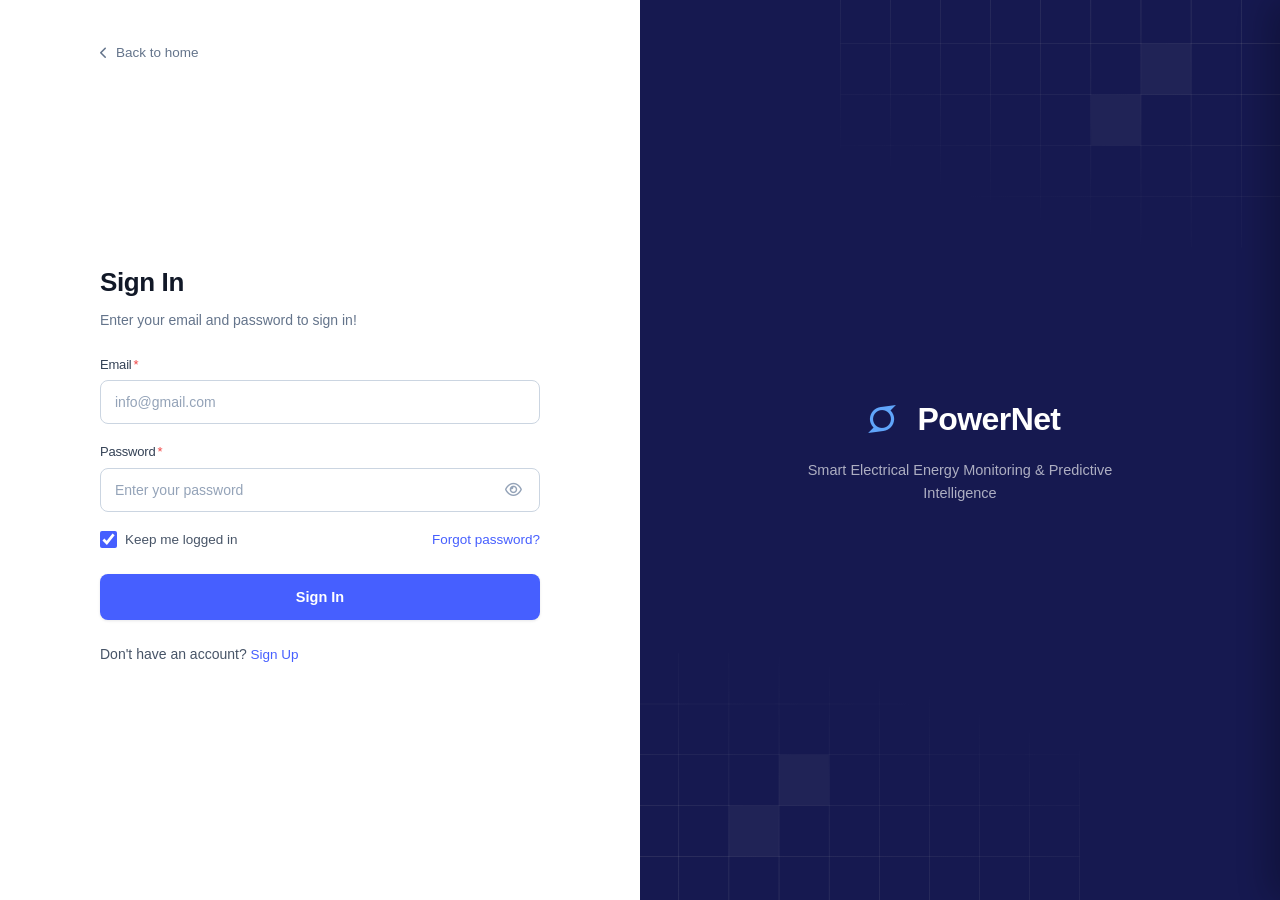
<file: frontend/login.html>
<!DOCTYPE html>
<html lang="en">
<head>
  <meta charset="UTF-8">
  <meta name="viewport" content="width=device-width, initial-scale=1.0">
  <title>Sign In — PowerNet</title>
  <meta name="description" content="Sign in to your PowerNet electrical energy monitoring dashboard">
  <meta name="theme-color" content="#1A5AF0">

  <!-- Favicon & App Icons -->
  <link rel="icon" type="image/svg+xml" href="/assets/images/favicon.svg">
  <link rel="alternate icon" type="image/x-icon" href="/favicon.ico">
  <link rel="apple-touch-icon" href="/assets/images/favicon.svg">

  <!-- OpenGraph / Social Sharing Link Preview -->
  <meta property="og:type" content="website">
  <meta property="og:site_name" content="PowerNet">
  <meta property="og:title" content="Sign In — PowerNet">
  <meta property="og:description" content="Sign in to your PowerNet electrical energy monitoring dashboard.">
  <meta property="og:image" content="/assets/images/og-preview.jpg">
  <meta property="og:image:width" content="1200">
  <meta property="og:image:height" content="630">
  <meta name="twitter:card" content="summary_large_image">
  <meta name="twitter:title" content="Sign In — PowerNet">
  <meta name="twitter:description" content="Sign in to your PowerNet electrical energy monitoring dashboard.">
  <meta name="twitter:image" content="/assets/images/og-preview.jpg">

  <!-- FontAwesome 6 -->
  <link rel="stylesheet" href="https://cdnjs.cloudflare.com/ajax/libs/font-awesome/6.5.1/css/all.min.css">
  <link rel="stylesheet" href="/assets/css/style.css?v=20260929">
  <link rel="stylesheet" href="/assets/css/auth.css?v=20260929">
</head>
<body>
  <div class="auth-page-container">
    <!-- Left Form Side -->
    <div class="auth-form-side">
      <div class="auth-top-bar">
        <a href="/" class="auth-back-link">
          <i class="fa-solid fa-chevron-left"></i>
          <span>Back to home</span>
        </a>
      </div>

      <div class="auth-form-wrapper">
        <div class="auth-header">
          <h1 class="auth-title">Sign In</h1>
          <p class="auth-subtitle">Enter your email and password to sign in!</p>
        </div>

        <div id="alert-box" class="alert-box"></div>

        <form id="form-login">
          <div class="form-group">
            <label class="form-label" for="email">
              Email<span class="text-required">*</span>
            </label>
            <input type="email" id="email" class="input-control" placeholder="info@gmail.com" required autocomplete="email">
          </div>

          <div class="form-group">
            <label class="form-label" for="password">
              Password<span class="text-required">*</span>
            </label>
            <div class="input-container">
              <input type="password" id="password" class="input-control" placeholder="Enter your password" required autocomplete="current-password">
              <button type="button" class="input-icon-btn toggle-password" data-target="password" aria-label="Toggle password visibility">
                <i class="fa-regular fa-eye"></i>
              </button>
            </div>
          </div>

          <div class="form-row-options">
            <label class="form-checkbox-label" for="remember">
              <input type="checkbox" id="remember" checked>
              <span>Keep me logged in</span>
            </label>
            <a href="/forgot-password" class="auth-link">Forgot password?</a>
          </div>

          <button type="submit" class="btn-auth-primary">
            Sign In
          </button>
        </form>

        <div class="auth-bottom-row">
          Don't have an account? <a href="/register" class="auth-link">Sign Up</a>
        </div>
      </div>

      <!-- Empty footer spacer for symmetry -->
      <div style="height: 16px;"></div>
    </div>

    <!-- Right Brand Side (TailAdmin Split-Screen with PowerNet Branding) -->
    <div class="auth-brand-side">
      <div class="auth-grid-shape auth-grid-top">
        <img src="/assets/images/shape/grid-01.svg" alt="grid pattern">
      </div>
      <div class="auth-grid-shape auth-grid-bottom">
        <img src="/assets/images/shape/grid-01.svg" alt="grid pattern">
      </div>

      <div class="auth-brand-card">
        <a href="/" class="auth-brand-logo-group">
          <div class="auth-brand-icon">
            <i class="fa-brands fa-superpowers"></i>
          </div>
          <span class="auth-brand-title">PowerNet</span>
        </a>
        <p class="auth-brand-tagline">
          Smart Electrical Energy Monitoring &amp; Predictive Intelligence
        </p>
      </div>
    </div>
  </div>

  <script src="/assets/js/api.js?v=20260929"></script>
  <script src="/assets/js/auth.js?v=20260929"></script>
</body>
</html>
</file>
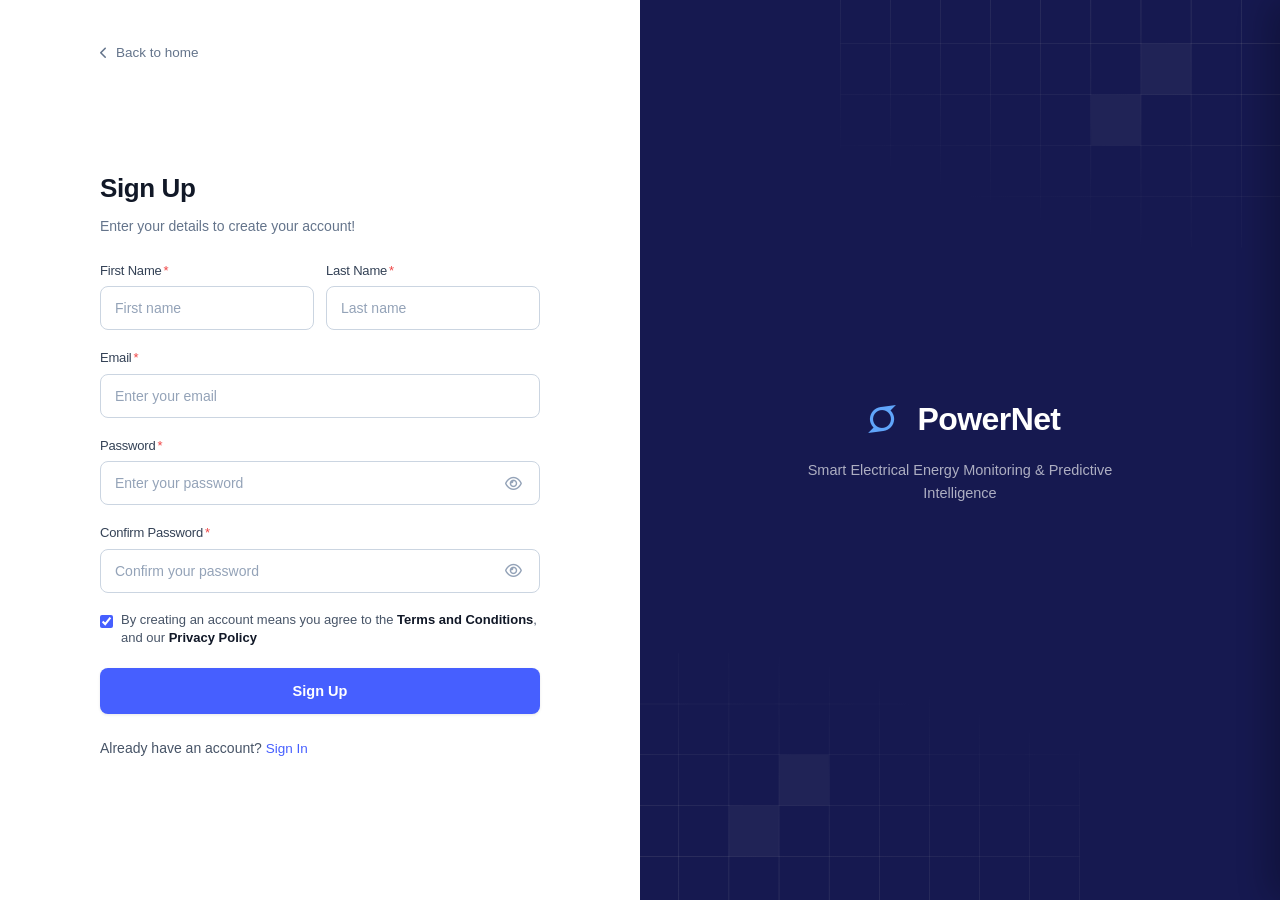
<file: frontend/register.html>
<!DOCTYPE html>
<html lang="en">
<head>
  <meta charset="UTF-8">
  <meta name="viewport" content="width=device-width, initial-scale=1.0">
  <title>Sign Up — PowerNet</title>
  <meta name="description" content="Create your PowerNet account to monitor electrical energy and AI predictions">
  <meta name="theme-color" content="#1A5AF0">

  <!-- Favicon & App Icons -->
  <link rel="icon" type="image/svg+xml" href="/assets/images/favicon.svg">
  <link rel="alternate icon" type="image/x-icon" href="/favicon.ico">
  <link rel="apple-touch-icon" href="/assets/images/favicon.svg">

  <!-- OpenGraph / Social Sharing Link Preview -->
  <meta property="og:type" content="website">
  <meta property="og:site_name" content="PowerNet">
  <meta property="og:title" content="Sign Up — PowerNet">
  <meta property="og:description" content="Create your PowerNet account to monitor electrical energy and AI predictions.">
  <meta property="og:image" content="/assets/images/og-preview.jpg">
  <meta property="og:image:width" content="1200">
  <meta property="og:image:height" content="630">
  <meta name="twitter:card" content="summary_large_image">
  <meta name="twitter:title" content="Sign Up — PowerNet">
  <meta name="twitter:description" content="Create your PowerNet account to monitor electrical energy and AI predictions.">
  <meta name="twitter:image" content="/assets/images/og-preview.jpg">

  <!-- FontAwesome 6 -->
  <link rel="stylesheet" href="https://cdnjs.cloudflare.com/ajax/libs/font-awesome/6.5.1/css/all.min.css">
  <link rel="stylesheet" href="/assets/css/style.css?v=20260929">
  <link rel="stylesheet" href="/assets/css/auth.css?v=20260929">
</head>
<body>
  <div class="auth-page-container">
    <!-- Left Form Side -->
    <div class="auth-form-side">
      <div class="auth-top-bar">
        <a href="/" class="auth-back-link">
          <i class="fa-solid fa-chevron-left"></i>
          <span>Back to home</span>
        </a>
      </div>

      <div class="auth-form-wrapper">
        <div class="auth-header">
          <h1 class="auth-title">Sign Up</h1>
          <p class="auth-subtitle">Enter your details to create your account!</p>
        </div>

        <div id="alert-box" class="alert-box"></div>

        <form id="form-register">
          <div class="form-grid-2">
            <div class="form-group">
              <label class="form-label" for="fname">
                First Name<span class="text-required">*</span>
              </label>
              <input type="text" id="fname" class="input-control" placeholder="First name" required autocomplete="given-name">
            </div>
            <div class="form-group">
              <label class="form-label" for="lname">
                Last Name<span class="text-required">*</span>
              </label>
              <input type="text" id="lname" class="input-control" placeholder="Last name" required autocomplete="family-name">
            </div>
          </div>

          <div class="form-group">
            <label class="form-label" for="email">
              Email<span class="text-required">*</span>
            </label>
            <input type="email" id="email" class="input-control" placeholder="Enter your email" required autocomplete="email">
          </div>

          <div class="form-group">
            <label class="form-label" for="password">
              Password<span class="text-required">*</span>
            </label>
            <div class="input-container">
              <input type="password" id="password" class="input-control" placeholder="Enter your password" minlength="8" required autocomplete="new-password">
              <button type="button" class="input-icon-btn toggle-password" data-target="password" aria-label="Toggle password visibility">
                <i class="fa-regular fa-eye"></i>
              </button>
            </div>
          </div>

          <div class="form-group">
            <label class="form-label" for="confirm_password">
              Confirm Password<span class="text-required">*</span>
            </label>
            <div class="input-container">
              <input type="password" id="confirm_password" class="input-control" placeholder="Confirm your password" minlength="8" required autocomplete="new-password">
              <button type="button" class="input-icon-btn toggle-password" data-target="confirm_password" aria-label="Toggle password visibility">
                <i class="fa-regular fa-eye"></i>
              </button>
            </div>
          </div>

          <div class="form-group" style="margin-top: 10px; margin-bottom: 20px;">
            <label class="form-checkbox-label" style="align-items: flex-start;">
              <input type="checkbox" id="terms" required checked style="margin-top: 2px;">
              <span style="font-size: 13px; line-height: 1.45; color: #475467;">
                By creating an account means you agree to the <strong style="color: #111827;">Terms and Conditions</strong>, and our <strong style="color: #111827;">Privacy Policy</strong>
              </span>
            </label>
          </div>

          <button type="submit" class="btn-auth-primary">
            Sign Up
          </button>
        </form>

        <div class="auth-bottom-row">
          Already have an account? <a href="/login" class="auth-link">Sign In</a>
        </div>
      </div>

      <!-- Empty footer spacer -->
      <div style="height: 16px;"></div>
    </div>

    <!-- Right Brand Side (TailAdmin Split-Screen with PowerNet Branding) -->
    <div class="auth-brand-side">
      <div class="auth-grid-shape auth-grid-top">
        <img src="/assets/images/shape/grid-01.svg" alt="grid pattern">
      </div>
      <div class="auth-grid-shape auth-grid-bottom">
        <img src="/assets/images/shape/grid-01.svg" alt="grid pattern">
      </div>

      <div class="auth-brand-card">
        <a href="/" class="auth-brand-logo-group">
          <div class="auth-brand-icon">
            <i class="fa-brands fa-superpowers"></i>
          </div>
          <span class="auth-brand-title">PowerNet</span>
        </a>
        <p class="auth-brand-tagline">
          Smart Electrical Energy Monitoring &amp; Predictive Intelligence
        </p>
      </div>
    </div>
  </div>

  <script src="/assets/js/api.js?v=20260929"></script>
  <script src="/assets/js/auth.js?v=20260929"></script>
</body>
</html>
</file>
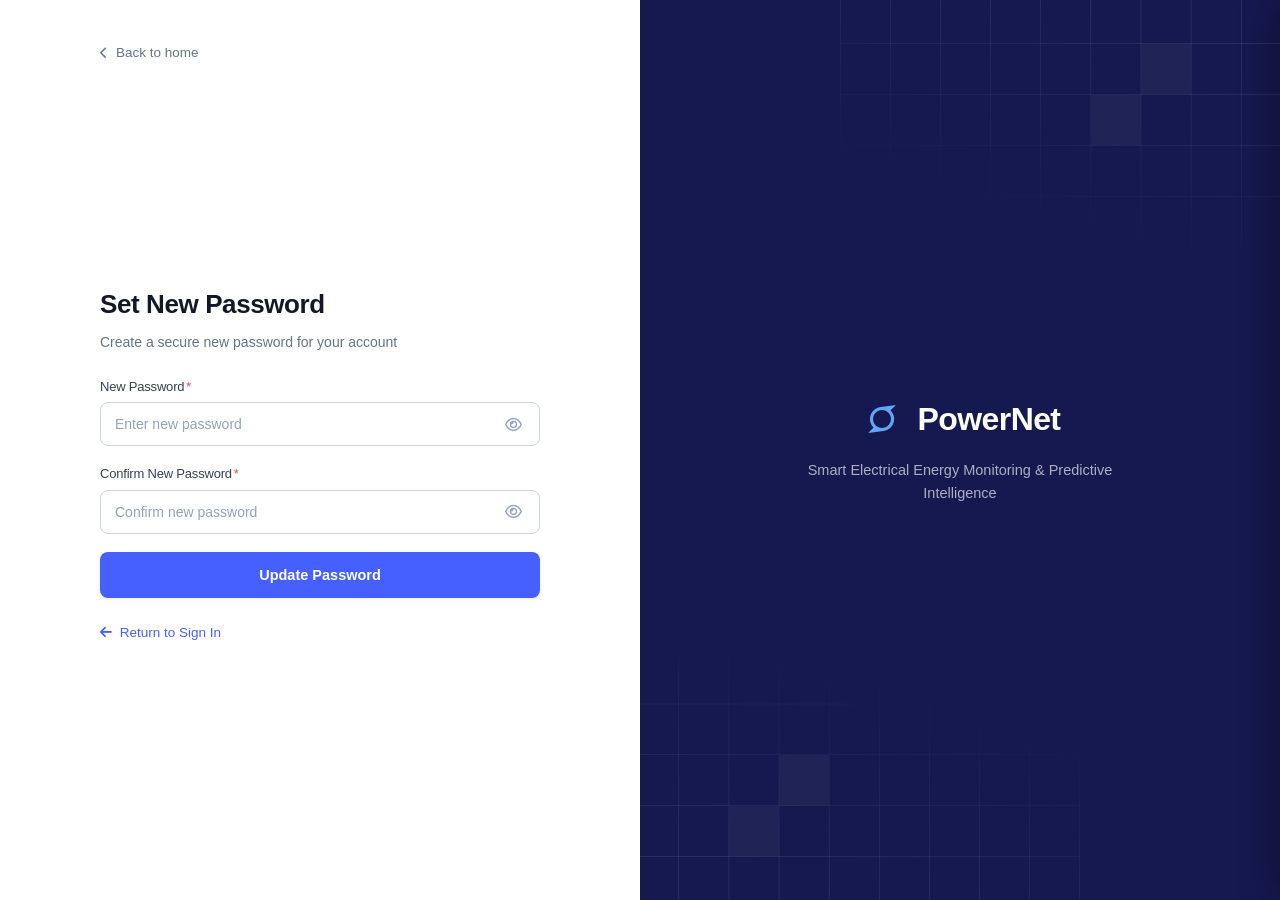
<file: frontend/reset-password.html>
<!DOCTYPE html>
<html lang="en">
<head>
  <meta charset="UTF-8">
  <meta name="viewport" content="width=device-width, initial-scale=1.0">
  <title>Reset Password — PowerNet</title>
  <meta name="description" content="Set a new password for PowerNet">
  <meta name="theme-color" content="#1A5AF0">

  <!-- Favicon & App Icons -->
  <link rel="icon" type="image/svg+xml" href="/assets/images/favicon.svg">
  <link rel="alternate icon" type="image/x-icon" href="/favicon.ico">
  <link rel="apple-touch-icon" href="/assets/images/favicon.svg">

  <!-- OpenGraph / Social Sharing Link Preview -->
  <meta property="og:type" content="website">
  <meta property="og:site_name" content="PowerNet">
  <meta property="og:title" content="Reset Password — PowerNet">
  <meta property="og:description" content="Set a new secure password for your PowerNet account.">
  <meta property="og:image" content="/assets/images/og-preview.jpg">
  <meta property="og:image:width" content="1200">
  <meta property="og:image:height" content="630">
  <meta name="twitter:card" content="summary_large_image">
  <meta name="twitter:title" content="Reset Password — PowerNet">
  <meta name="twitter:description" content="Set a new secure password for your PowerNet account.">
  <meta name="twitter:image" content="/assets/images/og-preview.jpg">

  <!-- FontAwesome 6 -->
  <link rel="stylesheet" href="https://cdnjs.cloudflare.com/ajax/libs/font-awesome/6.5.1/css/all.min.css">
  <link rel="stylesheet" href="/assets/css/style.css?v=20260929">
  <link rel="stylesheet" href="/assets/css/auth.css?v=20260929">
</head>
<body>
  <div class="auth-page-container">
    <!-- Left Form Side -->
    <div class="auth-form-side">
      <div class="auth-top-bar">
        <a href="/" class="auth-back-link">
          <i class="fa-solid fa-chevron-left"></i>
          <span>Back to home</span>
        </a>
      </div>

      <div class="auth-form-wrapper">
        <div class="auth-header">
          <h1 class="auth-title">Set New Password</h1>
          <p class="auth-subtitle">Create a secure new password for your account</p>
        </div>

        <div id="alert-box" class="alert-box"></div>

        <form id="form-reset">
          <div class="form-group">
            <label class="form-label" for="password">
              New Password<span class="text-required">*</span>
            </label>
            <div class="input-container">
              <input type="password" id="password" class="input-control" placeholder="Enter new password" minlength="8" required autocomplete="new-password">
              <button type="button" class="input-icon-btn toggle-password" data-target="password" aria-label="Toggle password visibility">
                <i class="fa-regular fa-eye"></i>
              </button>
            </div>
          </div>

          <div class="form-group">
            <label class="form-label" for="confirm_password">
              Confirm New Password<span class="text-required">*</span>
            </label>
            <div class="input-container">
              <input type="password" id="confirm_password" class="input-control" placeholder="Confirm new password" minlength="8" required autocomplete="new-password">
              <button type="button" class="input-icon-btn toggle-password" data-target="confirm_password" aria-label="Toggle password visibility">
                <i class="fa-regular fa-eye"></i>
              </button>
            </div>
          </div>

          <button type="submit" class="btn-auth-primary" style="margin-top: 12px;">
            Update Password
          </button>
        </form>

        <div class="auth-bottom-row">
          <a href="/login" class="auth-link"><i class="fa-solid fa-arrow-left" style="margin-right: 4px;"></i> Return to Sign In</a>
        </div>
      </div>

      <!-- Empty footer spacer -->
      <div style="height: 16px;"></div>
    </div>

    <!-- Right Brand Side (TailAdmin Split-Screen with PowerNet Branding) -->
    <div class="auth-brand-side">
      <div class="auth-grid-shape auth-grid-top">
        <img src="/assets/images/shape/grid-01.svg" alt="grid pattern">
      </div>
      <div class="auth-grid-shape auth-grid-bottom">
        <img src="/assets/images/shape/grid-01.svg" alt="grid pattern">
      </div>

      <div class="auth-brand-card">
        <a href="/" class="auth-brand-logo-group">
          <div class="auth-brand-icon">
            <i class="fa-brands fa-superpowers"></i>
          </div>
          <span class="auth-brand-title">PowerNet</span>
        </a>
        <p class="auth-brand-tagline">
          Smart Electrical Energy Monitoring &amp; Predictive Intelligence
        </p>
      </div>
    </div>
  </div>

  <script src="/assets/js/api.js?v=20260929"></script>
  <script src="/assets/js/auth.js?v=20260929"></script>
</body>
</html>
</file>
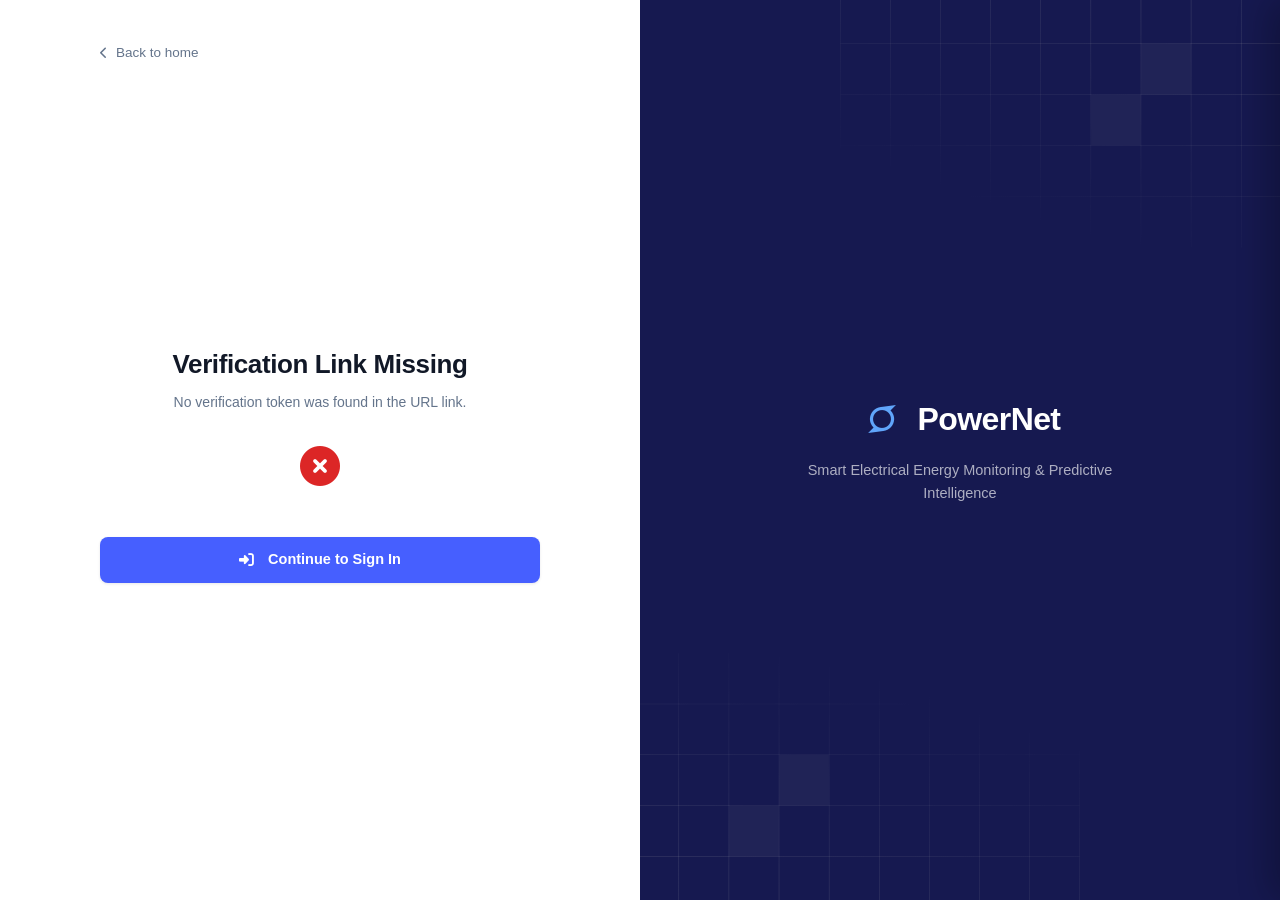
<file: frontend/verify-email.html>
<!DOCTYPE html>
<html lang="en">
<head>
  <meta charset="UTF-8">
  <meta name="viewport" content="width=device-width, initial-scale=1.0">
  <title>Email Verification — PowerNet</title>
  <meta name="description" content="Verify your PowerNet account email">
  <meta name="theme-color" content="#1A5AF0">

  <!-- Favicon & App Icons -->
  <link rel="icon" type="image/svg+xml" href="/assets/images/favicon.svg">
  <link rel="alternate icon" type="image/x-icon" href="/favicon.ico">
  <link rel="apple-touch-icon" href="/assets/images/favicon.svg">

  <!-- OpenGraph / Social Sharing Link Preview -->
  <meta property="og:type" content="website">
  <meta property="og:site_name" content="PowerNet">
  <meta property="og:title" content="Email Verification — PowerNet">
  <meta property="og:description" content="Verify your PowerNet account email to activate security and device monitoring.">
  <meta property="og:image" content="/assets/images/og-preview.jpg">
  <meta property="og:image:width" content="1200">
  <meta property="og:image:height" content="630">
  <meta name="twitter:card" content="summary_large_image">
  <meta name="twitter:title" content="Email Verification — PowerNet">
  <meta name="twitter:description" content="Verify your PowerNet account email to activate security and device monitoring.">
  <meta name="twitter:image" content="/assets/images/og-preview.jpg">

  <!-- FontAwesome 6 -->
  <link rel="stylesheet" href="https://cdnjs.cloudflare.com/ajax/libs/font-awesome/6.5.1/css/all.min.css">
  <link rel="stylesheet" href="/assets/css/style.css?v=20260929">
  <link rel="stylesheet" href="/assets/css/auth.css?v=20260929">
</head>
<body>
  <div class="auth-page-container">
    <!-- Left Form Side -->
    <div class="auth-form-side">
      <div class="auth-top-bar">
        <a href="/" class="auth-back-link">
          <i class="fa-solid fa-chevron-left"></i>
          <span>Back to home</span>
        </a>
      </div>

      <div class="auth-form-wrapper" style="text-align: center;">
        <div class="auth-header">
          <h1 class="auth-title" id="verif-title">Verifying your email...</h1>
          <p class="auth-subtitle" id="verif-desc">Please wait while we confirm your account.</p>
        </div>

        <div id="verif-status-box" style="margin: 24px 0; font-size: 40px; color: var(--auth-brand-primary);">
          <i class="fa-solid fa-spinner fa-spin"></i>
        </div>

        <div id="alert-box" class="alert-box"></div>

        <a href="/login?verified=1" class="btn-auth-primary" id="btn-to-login" style="display: none; text-decoration: none; margin-top: 16px;">
          <i class="fa-solid fa-right-to-bracket" style="margin-right: 6px;"></i> Continue to Sign In
        </a>
      </div>

      <!-- Empty footer spacer -->
      <div style="height: 16px;"></div>
    </div>

    <!-- Right Brand Side (TailAdmin Split-Screen with PowerNet Branding) -->
    <div class="auth-brand-side">
      <div class="auth-grid-shape auth-grid-top">
        <img src="/assets/images/shape/grid-01.svg" alt="grid pattern">
      </div>
      <div class="auth-grid-shape auth-grid-bottom">
        <img src="/assets/images/shape/grid-01.svg" alt="grid pattern">
      </div>

      <div class="auth-brand-card">
        <a href="/" class="auth-brand-logo-group">
          <div class="auth-brand-icon">
            <i class="fa-brands fa-superpowers"></i>
          </div>
          <span class="auth-brand-title">PowerNet</span>
        </a>
        <p class="auth-brand-tagline">
          Smart Electrical Energy Monitoring &amp; Predictive Intelligence
        </p>
      </div>
    </div>
  </div>

  <script src="/assets/js/api.js?v=20260929"></script>
  <script>
    document.addEventListener('DOMContentLoaded', async () => {
      const urlParams = new URLSearchParams(window.location.search);
      const token = urlParams.get('token');
      const title = document.getElementById('verif-title');
      const desc = document.getElementById('verif-desc');
      const icon = document.getElementById('verif-status-box');
      const alertBox = document.getElementById('alert-box');
      const btn = document.getElementById('btn-to-login');

      if (!token) {
        title.textContent = 'Verification Link Missing';
        desc.textContent = 'No verification token was found in the URL link.';
        icon.innerHTML = '<i class="fa-solid fa-circle-xmark" style="color: #DC2626;"></i>';
        alertBox.className = 'alert-box alert-error';
        alertBox.textContent = 'Token missing or invalid.';
        alertBox.style.display = 'block';
        btn.style.display = 'inline-flex';
        return;
      }

      try {
        const res = await API.request(`/auth/verify-email.php?token=${encodeURIComponent(token)}`);
        title.textContent = 'Email Verified!';
        desc.textContent = 'Your account is active. Redirecting to sign in...';
        icon.innerHTML = '<i class="fa-solid fa-circle-check" style="color: #16A34A;"></i>';
        if (alertBox) alertBox.style.display = 'none';
        btn.style.display = 'inline-flex';

        setTimeout(() => {
          window.location.href = '/login?verified=1';
        }, 1200);
      } catch (err) {
        title.textContent = 'Verification Failed';
        desc.textContent = err.message || 'This link may have expired or already been used.';
        icon.innerHTML = '<i class="fa-solid fa-triangle-exclamation" style="color: #F59E0B;"></i>';
        alertBox.className = 'alert-box alert-error';
        alertBox.textContent = err.message;
        alertBox.style.display = 'block';
        btn.style.display = 'inline-flex';
      }
    });
  </script>
</body>
</html>
</file>
<file: assets/css/landing.css>
/* ==========================================================
 * PowerNet Ai Web — Landing Page Stylesheet
 * Pulse AI Design System & Components
 * ========================================================== */

/* ---------- Design Tokens ---------- */
:root {
  --color-primary: #1A5AF0;
  --color-primary-hover: #1548C7;
  --color-sky-blue: #88C3F9;
  --color-background: #FFFFFF;
  --color-foreground: #0F172A;
  --color-foreground-muted: #475569;
  --color-foreground-subtle: #64748B;
  --color-border: rgba(15, 23, 42, 0.08);
  --color-card-border: rgba(15, 23, 42, 0.09);

  --gradient-hero: linear-gradient(135deg, #1A5AF0 0%, #3B82F6 45%, #88C3F9 100%);
  --gradient-linear: linear-gradient(to right bottom, #1A5AF0 0%, #88C3F9 50%, #1A5AF0 100%);

  --font-main: 'Inter', -apple-system, BlinkMacSystemFont, 'Segoe UI', Roboto, sans-serif;
  
  --radius-full: 9999px;
  --radius-2xl: 20px;
  --radius-xl: 16px;
  --radius-lg: 12px;
}

/* ---------- Reset & Base ---------- */
*, *::before, *::after {
  box-sizing: border-box;
}

html {
  scroll-behavior: smooth;
  overflow-x: hidden;
  width: 100%;
}

body {
  margin: 0;
  padding: 0;
  font-family: var(--font-main);
  background: var(--color-background);
  color: var(--color-foreground);
  -webkit-font-smoothing: antialiased;
  -moz-osx-font-smoothing: grayscale;
  overflow-x: hidden;
  width: 100%;
}

/* ---------- Common Utility & Animations ---------- */
.anim-fade-up {
  opacity: 0;
  transform: translateY(30px);
  transition: opacity 0.7s cubic-bezier(0.16, 1, 0.3, 1),
              transform 0.7s cubic-bezier(0.16, 1, 0.3, 1);
}

.anim-fade-up.visible {
  opacity: 1;
  transform: translateY(0);
}

.hero-section .anim-fade-up {
  animation: heroEntranceFade 0.8s cubic-bezier(0.16, 1, 0.3, 1) forwards;
}

@keyframes heroEntranceFade {
  from {
    opacity: 0;
    transform: translateY(24px);
  }
  to {
    opacity: 1;
    transform: translateY(0);
  }
}

.anim-delay-1 { transition-delay: 0.08s; animation-delay: 0.08s; }
.anim-delay-2 { transition-delay: 0.16s; animation-delay: 0.16s; }
.anim-delay-3 { transition-delay: 0.24s; animation-delay: 0.24s; }
.anim-delay-4 { transition-delay: 0.32s; animation-delay: 0.32s; }
.anim-delay-5 { transition-delay: 0.40s; animation-delay: 0.40s; }

/* ==========================================================
 * FLOATING PILL HEADER (Pulse AI identical)
 * ========================================================== */
.landing-header-wrapper {
  position: fixed;
  top: 16px;
  left: 0;
  right: 0;
  z-index: 1000;
  padding: 0 16px;
}

.landing-header-pill {
  width: 100%;
  max-width: 1152px;
  margin: 0 auto;
  height: 64px;
  background: #FFFFFF;
  border: 1px solid var(--color-border);
  border-radius: var(--radius-full);
  box-shadow: 0 1px 4px rgba(0, 0, 0, 0.04), 0 4px 14px rgba(0, 0, 0, 0.03);
  display: flex;
  align-items: center;
  justify-content: space-between;
  padding: 0 24px;
  transition: box-shadow 0.25s ease;
}

.landing-header-pill:hover {
  box-shadow: 0 4px 20px rgba(0, 0, 0, 0.06);
}

/* Brand */
.header-brand {
  display: flex;
  align-items: center;
  gap: 10px;
  text-decoration: none;
  color: var(--color-foreground);
  flex-shrink: 0;
}

.header-brand-icon {
  width: 36px;
  height: 36px;
  border-radius: 50%;
  background: #1A5AF0;
  color: #FFFFFF;
  display: flex;
  align-items: center;
  justify-content: center;
  font-size: 16px;
  transition: transform 0.2s ease;
}

.header-brand:hover .header-brand-icon {
  transform: scale(1.05);
}

.header-brand-name {
  font-size: 18px;
  font-weight: 700;
  letter-spacing: -0.4px;
}

/* Middle Navigation */
.header-nav {
  display: none;
  align-items: center;
  justify-content: center;
  gap: 8px;
  margin: 0 auto;
}

@media (min-width: 1024px) {
  .header-nav {
    display: flex;
  }
}

.header-nav-link {
  font-size: 14px;
  font-weight: 500;
  color: var(--color-foreground);
  text-decoration: none;
  padding: 8px 16px;
  border-radius: var(--radius-full);
  transition: color 0.2s ease, background 0.2s ease;
}

.header-nav-link:hover {
  color: var(--color-primary);
  background: rgba(26, 90, 240, 0.04);
}

/* Header Actions */
.header-actions {
  display: none;
  align-items: center;
  gap: 12px;
  flex-shrink: 0;
}

@media (min-width: 1024px) {
  .header-actions {
    display: flex;
  }
}

.btn-header-login {
  display: inline-flex;
  align-items: center;
  justify-content: center;
  height: 42px;
  padding: 0 22px;
  font-size: 14px;
  font-weight: 500;
  color: var(--color-foreground);
  background: #FFFFFF;
  border: 1px solid rgba(15, 23, 42, 0.12);
  border-radius: var(--radius-full);
  text-decoration: none;
  transition: all 0.2s ease;
}

.btn-header-login:hover {
  background: #F8FAFC;
  border-color: rgba(15, 23, 42, 0.2);
}

.btn-header-cta {
  display: inline-flex;
  align-items: center;
  justify-content: center;
  height: 42px;
  padding: 0 22px;
  font-size: 14px;
  font-weight: 600;
  color: #FFFFFF;
  background: var(--color-primary);
  border: none;
  border-radius: var(--radius-full);
  text-decoration: none;
  box-shadow: 0 2px 8px rgba(26, 90, 240, 0.25);
  transition: all 0.2s ease;
}

.btn-header-cta:hover {
  background: var(--color-primary-hover);
  transform: translateY(-1px);
  box-shadow: 0 4px 14px rgba(26, 90, 240, 0.35);
}

/* Mobile Hamburger Toggle */
.btn-mobile-toggle {
  display: flex;
  align-items: center;
  justify-content: center;
  width: 40px;
  height: 40px;
  background: var(--color-primary);
  color: #FFFFFF;
  border: none;
  border-radius: 50%;
  cursor: pointer;
  font-size: 16px;
  transition: background 0.2s ease;
}

@media (min-width: 1024px) {
  .btn-mobile-toggle {
    display: none;
  }
}

/* Mobile Drawer */
.mobile-nav-drawer {
  position: absolute;
  top: 76px;
  left: 16px;
  right: 16px;
  background: #FFFFFF;
  border: 1px solid var(--color-border);
  border-radius: var(--radius-2xl);
  padding: 20px;
  box-shadow: 0 10px 30px rgba(0, 0, 0, 0.08);
  display: none;
  flex-direction: column;
  gap: 12px;
}

.mobile-nav-drawer.open {
  display: flex;
  animation: mobileSlideDown 0.25s ease-out;
}

@keyframes mobileSlideDown {
  from { opacity: 0; transform: translateY(-10px); }
  to { opacity: 1; transform: translateY(0); }
}

.mobile-nav-link {
  font-size: 15px;
  font-weight: 500;
  color: var(--color-foreground);
  text-decoration: none;
  padding: 10px 14px;
  border-radius: var(--radius-lg);
  transition: background 0.2s ease;
}

.mobile-nav-link:hover {
  background: #F1F5F9;
  color: var(--color-primary);
}

.mobile-actions-row {
  display: flex;
  gap: 10px;
  padding-top: 10px;
  border-top: 1px solid var(--color-border);
}

.mobile-actions-row a {
  flex: 1;
  text-align: center;
}

/* ==========================================================
 * HERO SECTION (Pulse AI Style)
 * ========================================================== */
.hero-section {
  position: relative;
  overflow: hidden;
  background: var(--gradient-hero);
  min-height: 100vh;
  padding-top: 130px;
  padding-bottom: 60px;
  display: flex;
  flex-direction: column;
  align-items: center;
  justify-content: center;
  text-align: center;
  color: #FFFFFF;
}

/* Ambient Glow Orb */
.hero-blur-orb {
  position: absolute;
  top: 35%;
  left: 50%;
  width: 500px;
  height: 500px;
  transform: translate(-50%, -50%);
  background: rgba(255, 255, 255, 0.22);
  filter: blur(120px);
  border-radius: 50%;
  pointer-events: none;
}

.hero-container {
  position: relative;
  z-index: 10;
  width: 100%;
  max-width: 1200px;
  margin: 0 auto;
  padding: 0 24px;
  display: flex;
  flex-direction: column;
  align-items: center;
}

/* Top Social Proof Avatar Badge (Pulse AI Style) */
.hero-reviews-badge {
  display: inline-flex;
  align-items: center;
  gap: 12px;
  background: rgba(255, 255, 255, 0.14);
  backdrop-filter: blur(12px);
  -webkit-backdrop-filter: blur(12px);
  border: 1px solid rgba(255, 255, 255, 0.25);
  border-radius: var(--radius-full);
  padding: 6px 18px 6px 8px;
  margin-bottom: 24px;
  box-shadow: 0 2px 10px rgba(0, 0, 0, 0.08);
  cursor: default;
  transition: transform 0.2s ease, background 0.2s ease;
}

.hero-reviews-badge:hover {
  background: rgba(255, 255, 255, 0.2);
  transform: translateY(-1px);
}

.hero-avatars-group {
  display: flex;
  align-items: center;
}

.hero-avatar-item {
  width: 32px;
  height: 32px;
  border-radius: 50%;
  border: 2px solid #FFFFFF;
  overflow: hidden;
  margin-left: -10px;
  background: #E2E8F0;
  display: flex;
  align-items: center;
  justify-content: center;
  box-shadow: 0 1px 3px rgba(0, 0, 0, 0.12);
  flex-shrink: 0;
}

.hero-avatar-item:first-child {
  margin-left: 0;
}

.hero-avatar-item img {
  width: 100%;
  height: 100%;
  object-fit: cover;
  display: block;
}

.hero-reviews-meta {
  display: flex;
  flex-direction: column;
  align-items: flex-start;
  gap: 2px;
  text-align: left;
}

.hero-stars-row {
  display: flex;
  gap: 3px;
  color: #FBBF24;
  font-size: 11px;
}

.hero-reviews-text {
  font-size: 12.5px;
  font-weight: 600;
  color: rgba(255, 255, 255, 0.95);
  letter-spacing: -0.2px;
  white-space: nowrap;
}

/* Top Pill Badge (Fallback) */
.hero-pill-badge {
  display: inline-flex;
  align-items: center;
  gap: 8px;
  background: rgba(255, 255, 255, 0.16);
  backdrop-filter: blur(12px);
  -webkit-backdrop-filter: blur(12px);
  border: 1px solid rgba(255, 255, 255, 0.25);
  border-radius: var(--radius-full);
  padding: 8px 18px;
  font-size: 13px;
  font-weight: 500;
  color: #FFFFFF;
  margin-bottom: 24px;
  box-shadow: 0 2px 8px rgba(0, 0, 0, 0.08);
}

.pulse-dot {
  width: 8px;
  height: 8px;
  border-radius: 50%;
  background: #FFFFFF;
  box-shadow: 0 0 0 0 rgba(255, 255, 255, 0.7);
  animation: pulseRipple 2s infinite;
}

@keyframes pulseRipple {
  0% { transform: scale(0.95); box-shadow: 0 0 0 0 rgba(255, 255, 255, 0.7); }
  70% { transform: scale(1); box-shadow: 0 0 0 8px rgba(255, 255, 255, 0); }
  100% { transform: scale(0.95); box-shadow: 0 0 0 0 rgba(255, 255, 255, 0); }
}

/* H1 & Subtitle */
.hero-h1 {
  font-size: 40px;
  line-height: 1.15;
  font-weight: 700;
  letter-spacing: -1.2px;
  max-width: 960px;
  margin: 0 0 20px 0;
  color: #FFFFFF;
}

@media (min-width: 768px) {
  .hero-h1 {
    font-size: 60px;
    letter-spacing: -1.8px;
    line-height: 1.08;
  }
}

.hero-sub {
  font-size: 16px;
  line-height: 1.6;
  font-weight: 400;
  max-width: 680px;
  margin: 0 0 32px 0;
  color: rgba(255, 255, 255, 0.92);
}

@media (min-width: 768px) {
  .hero-sub {
    font-size: 18px;
  }
}

/* CTA Group */
.hero-cta-group {
  display: flex;
  align-items: center;
  justify-content: center;
  gap: 14px;
  flex-wrap: wrap;
  margin-bottom: 48px;
}

.btn-hero-primary {
  display: inline-flex;
  align-items: center;
  justify-content: center;
  gap: 8px;
  height: 48px;
  padding: 0 26px;
  font-size: 15px;
  font-weight: 600;
  color: #1A5AF0;
  background: #FFFFFF;
  border-radius: var(--radius-full);
  text-decoration: none;
  box-shadow: 0 4px 14px rgba(0, 0, 0, 0.12);
  transition: all 0.25s ease;
}

.btn-hero-primary:hover {
  transform: translateY(-2px);
  box-shadow: 0 6px 20px rgba(0, 0, 0, 0.18);
  background: #F8FAFC;
}

.btn-hero-secondary {
  display: inline-flex;
  align-items: center;
  justify-content: center;
  gap: 8px;
  height: 48px;
  padding: 0 26px;
  font-size: 15px;
  font-weight: 500;
  color: #FFFFFF;
  background: rgba(255, 255, 255, 0.14);
  backdrop-filter: blur(8px);
  border: 1px solid rgba(255, 255, 255, 0.28);
  border-radius: var(--radius-full);
  text-decoration: none;
  transition: all 0.25s ease;
}

.btn-hero-secondary:hover {
  background: rgba(255, 255, 255, 0.22);
  border-color: rgba(255, 255, 255, 0.45);
}

/* Hero Image Preview Card */
.hero-image-wrapper {
  position: relative;
  width: 100%;
  max-width: 1100px;
  margin: 0 auto 40px auto;
  border-radius: var(--radius-2xl);
  overflow: hidden;
  border: 1px solid rgba(255, 255, 255, 0.3);
  box-shadow: 0 20px 50px rgba(15, 23, 42, 0.25), 0 0 0 1px rgba(255, 255, 255, 0.1);
  background: #FFFFFF;
  transition: transform 0.3s ease, box-shadow 0.3s ease;
}

.hero-image-wrapper:hover {
  transform: translateY(-4px);
  box-shadow: 0 28px 60px rgba(15, 23, 42, 0.32);
}

.hero-image-preview {
  width: 100%;
  height: auto;
  display: block;
  object-fit: contain;
}

/* Brand Marquee inside Hero */
.hero-marquee-section {
  width: 100%;
  max-width: 1100px;
  padding: 20px 0;
  position: relative;
}

.hero-marquee-title {
  font-size: 15px;
  font-weight: 600;
  color: rgba(255, 255, 255, 0.95);
  margin-bottom: 24px;
}

.hero-marquee-wrapper {
  position: relative;
  width: 100%;
  overflow: hidden;
}

.hero-marquee-track {
  display: flex;
  width: max-content;
  gap: 40px;
  animation: marqueeLeft 30s linear infinite;
  align-items: center;
}

.hero-marquee-track:hover {
  animation-play-state: paused;
}

.hero-brand-logo {
  height: 38px;
  opacity: 0.85;
  filter: brightness(0) invert(1);
  transition: opacity 0.2s ease, transform 0.2s ease;
}

.hero-brand-logo:hover {
  opacity: 1;
  transform: scale(1.08);
}

/* ==========================================================
 * SECTION COMMON STYLES (Pulse AI Badges & Typography)
 * ========================================================== */
.section-wrapper {
  position: relative;
  padding: 90px 24px;
  background: #FFFFFF;
}

.section-container {
  width: 100%;
  max-width: 1152px;
  margin: 0 auto;
  text-align: center;
  position: relative;
}

.section-tag-pill {
  display: inline-flex;
  align-items: center;
  gap: 8px;
  border-radius: var(--radius-full);
  border: 1px solid var(--color-border);
  background: rgba(255, 255, 255, 0.8);
  backdrop-filter: blur(8px);
  padding: 6px 16px;
  font-size: 13px;
  font-weight: 500;
  color: var(--color-foreground);
  margin-bottom: 16px;
  box-shadow: 0 1px 2px rgba(0, 0, 0, 0.03);
}

.section-tag-pill svg {
  color: var(--color-primary);
}

.section-heading {
  font-size: 32px;
  font-weight: 600;
  letter-spacing: -0.9px;
  color: var(--color-foreground);
  margin: 0 0 12px 0;
}

@media (min-width: 768px) {
  .section-heading {
    font-size: 46px;
    letter-spacing: -1.2px;
  }
}

.section-subheading {
  font-size: 15px;
  line-height: 1.6;
  color: var(--color-foreground-muted);
  max-width: 680px;
  margin: 0 auto;
}

@media (min-width: 768px) {
  .section-subheading {
    font-size: 16px;
  }
}

/* ==========================================================
 * PROBLEMS SECTION (Image 2 — Infinite 2-Row Marquee)
 * ========================================================== */
.problems-carousel-container {
  margin-top: 48px;
  display: flex;
  flex-direction: column;
  gap: 20px;
  position: relative;
}

.carousel-row {
  position: relative;
  overflow: hidden;
  width: 100%;
  min-width: 0;
}

.carousel-fade-left,
.carousel-fade-right {
  position: absolute;
  top: 0;
  bottom: 0;
  width: 100px;
  z-index: 10;
  pointer-events: none;
}

.carousel-fade-left {
  left: 0;
  background: linear-gradient(to right, #FFFFFF 0%, rgba(255, 255, 255, 0) 100%);
}

.carousel-fade-right {
  right: 0;
  background: linear-gradient(to left, #FFFFFF 0%, rgba(255, 255, 255, 0) 100%);
}

.carousel-track-left {
  display: flex;
  width: max-content;
  gap: 20px;
  animation: marqueeLeft 34s linear infinite;
  padding: 4px 0;
}

.carousel-track-right {
  display: flex;
  width: max-content;
  gap: 20px;
  animation: marqueeRight 34s linear infinite;
  padding: 4px 0;
}

.carousel-track-left:hover,
.carousel-track-right:hover {
  animation-play-state: paused;
}

@keyframes marqueeLeft {
  0% { transform: translateX(0%); }
  100% { transform: translateX(-50%); }
}

@keyframes marqueeRight {
  0% { transform: translateX(-50%); }
  100% { transform: translateX(0%); }
}

/* Problem Card */
.problem-card {
  min-width: 300px;
  max-width: 340px;
  background: #FFFFFF;
  border: 1px solid rgba(15, 23, 42, 0.08);
  border-radius: var(--radius-2xl);
  padding: 28px 24px;
  box-shadow: 0 1px 3px rgba(0, 0, 0, 0.04);
  display: flex;
  flex-direction: column;
  align-items: center;
  justify-content: center;
  text-align: center;
  transition: transform 0.25s ease, box-shadow 0.25s ease, border-color 0.25s ease;
  user-select: none;
}

.problem-card:hover {
  transform: translateY(-3px);
  box-shadow: 0 8px 24px rgba(0, 0, 0, 0.06);
  border-color: rgba(26, 90, 240, 0.25);
}

.problem-card-icon {
  width: 34px;
  height: 34px;
  color: var(--color-primary);
  margin-bottom: 16px;
  display: flex;
  align-items: center;
  justify-content: center;
}

.problem-card-icon svg {
  width: 32px;
  height: 32px;
}

.problem-card-title {
  font-size: 16px;
  font-weight: 600;
  color: var(--color-foreground);
  margin: 0;
}

/* ==========================================================
 * SOLUTIONS / BENEFITS SECTION (Image 3 — 3 Cards Grid)
 * ========================================================== */
.solutions-grid {
  margin-top: 54px;
  display: grid;
  grid-template-columns: 1fr;
  gap: 24px;
}

@media (min-width: 768px) {
  .solutions-grid {
    grid-template-columns: repeat(3, 1fr);
  }
}

.solution-card {
  background: #FFFFFF;
  border: 1px solid rgba(15, 23, 42, 0.09);
  border-radius: var(--radius-2xl);
  padding: 32px 28px;
  box-shadow: 0 1px 3px rgba(0, 0, 0, 0.03);
  text-align: left;
  display: flex;
  flex-direction: column;
  align-items: flex-start;
  transition: transform 0.25s ease, box-shadow 0.25s ease, border-color 0.25s ease;
}

.solution-card:hover {
  transform: translateY(-4px);
  border-color: rgba(26, 90, 240, 0.35);
  box-shadow: 0 12px 30px rgba(0, 0, 0, 0.06);
}

.solution-icon-circle {
  width: 48px;
  height: 48px;
  border-radius: 50%;
  background: var(--color-primary);
  color: #FFFFFF;
  display: flex;
  align-items: center;
  justify-content: center;
  margin-bottom: 22px;
  transition: transform 0.25s ease;
}

.solution-card:hover .solution-icon-circle {
  transform: scale(1.08);
}

.solution-icon-circle svg {
  width: 24px;
  height: 24px;
}

.solution-card-title {
  font-size: 19px;
  font-weight: 600;
  color: var(--color-foreground);
  margin: 0 0 10px 0;
  letter-spacing: -0.3px;
}

.solution-card-desc {
  font-size: 15px;
  line-height: 1.6;
  color: var(--color-foreground-muted);
  margin: 0;
}

/* ==========================================================
 * FAQS SECTION (Image 4 — Accordion)
 * ========================================================== */
.faq-accordion-list {
  margin: 48px auto 0 auto;
  max-width: 760px;
  display: flex;
  flex-direction: column;
  gap: 12px;
}

.faq-item {
  border: 1px solid rgba(15, 23, 42, 0.09);
  border-radius: var(--radius-2xl);
  background: #FFFFFF;
  box-shadow: 0 1px 3px rgba(0, 0, 0, 0.03);
  overflow: hidden;
  transition: border-color 0.2s ease, box-shadow 0.2s ease;
}

.faq-item:hover {
  border-color: rgba(15, 23, 42, 0.18);
}

.faq-header {
  width: 100%;
  display: flex;
  align-items: center;
  justify-content: space-between;
  padding: 16px 20px;
  background: none;
  border: none;
  cursor: pointer;
  text-align: left;
}

.faq-question {
  font-size: 16px;
  font-weight: 500;
  color: var(--color-foreground);
  margin: 0;
  padding-right: 16px;
}

.faq-toggle-btn {
  width: 34px;
  height: 34px;
  border-radius: 50%;
  background: var(--color-primary);
  color: #FFFFFF;
  display: flex;
  align-items: center;
  justify-content: center;
  flex-shrink: 0;
  transition: transform 0.3s cubic-bezier(0.16, 1, 0.3, 1), background 0.2s ease;
}

.faq-toggle-btn svg {
  width: 18px;
  height: 18px;
}

.faq-item.active .faq-toggle-btn {
  transform: rotate(45deg);
  background: #334155;
}

.faq-content {
  display: none;
  padding: 0 20px 20px 20px;
  text-align: left;
  border-top: 1px solid rgba(15, 23, 42, 0.05);
}

.faq-item.active .faq-content {
  display: block;
  animation: faqFadeIn 0.3s ease-out;
}

@keyframes faqFadeIn {
  from { opacity: 0; transform: translateY(-4px); }
  to { opacity: 1; transform: translateY(0); }
}

.faq-answer {
  font-size: 14.5px;
  line-height: 1.65;
  color: var(--color-foreground-muted);
  margin: 14px 0 0 0;
}

/* ==========================================================
 * FOOTER (Image 5 — Pulse AI Identical)
 * ========================================================== */
.landing-footer {
  border-top: 1px solid var(--color-border);
  background: #FFFFFF;
  padding: 70px 24px 36px 24px;
}

.footer-container {
  width: 100%;
  max-width: 1152px;
  margin: 0 auto;
}

.footer-top-grid {
  display: grid;
  grid-template-columns: 1fr;
  gap: 48px;
  margin-bottom: 56px;
}

@media (min-width: 768px) {
  .footer-top-grid {
    grid-template-columns: 4fr 8fr;
  }
}

.footer-brand-col {
  display: flex;
  flex-direction: column;
  gap: 16px;
}

.footer-tagline {
  font-size: 14px;
  line-height: 1.6;
  color: var(--color-foreground-muted);
  margin: 0;
  max-width: 320px;
}

.footer-social-row {
  display: flex;
  align-items: center;
  gap: 14px;
  margin-top: 8px;
}

.footer-social-link {
  color: var(--color-foreground-subtle);
  font-size: 16px;
  display: inline-flex;
  align-items: center;
  justify-content: center;
  transition: color 0.2s ease, transform 0.2s ease;
  text-decoration: none;
}

.footer-social-link:hover {
  color: var(--color-primary);
  transform: scale(1.15);
}

.footer-links-grid {
  display: grid;
  grid-template-columns: repeat(2, 1fr);
  gap: 32px;
}

@media (min-width: 768px) {
  .footer-links-grid {
    grid-template-columns: repeat(3, 1fr);
  }
}

.footer-col-title {
  font-size: 14px;
  font-weight: 600;
  text-transform: capitalize;
  color: var(--color-foreground);
  margin-bottom: 16px;
}

.footer-links-list {
  list-style: none;
  padding: 0;
  margin: 0;
  display: flex;
  flex-direction: column;
  gap: 10px;
}

.footer-link {
  font-size: 14px;
  color: var(--color-foreground-muted);
  text-decoration: none;
  transition: color 0.2s ease;
}

.footer-link:hover {
  color: var(--color-primary);
}

.footer-bottom-bar {
  border-top: 1px solid var(--color-border);
  padding-top: 24px;
  text-align: center;
  font-size: 14px;
  color: var(--color-foreground-subtle);
}

.footer-copyright-link,
.footer-copyright-link:link,
.footer-copyright-link:visited,
.footer-copyright-link:hover,
.footer-copyright-link:focus,
.footer-copyright-link:active,
.footer-bottom-bar a {
  color: var(--color-foreground-subtle, #64748B) !important;
  text-decoration: none !important;
  cursor: pointer;
  display: inline-block;
}

.footer-copyright-link:hover {
  color: var(--color-foreground-subtle, #64748B) !important;
  text-decoration: none !important;
  opacity: 0.85;
}

/* ==========================================================
 * CTA BANNER SECTION (After FAQs — Matches User Images)
 * ========================================================== */
.cta-banner-section {
  padding: 30px 24px 70px 24px;
  background: #FFFFFF;
}

.cta-banner-container {
  width: 100%;
  max-width: 1152px;
  margin: 0 auto;
}

.cta-banner-card {
  position: relative;
  overflow: hidden;
  background: var(--gradient-hero);
  border-radius: 28px;
  padding: 68px 32px;
  text-align: center;
  color: #FFFFFF;
  box-shadow: 0 16px 40px rgba(26, 90, 240, 0.22), 0 2px 10px rgba(0, 0, 0, 0.05);
}

.cta-banner-h2 {
  font-size: 32px;
  font-weight: 700;
  line-height: 1.2;
  letter-spacing: -1px;
  max-width: 780px;
  margin: 0 auto 16px auto;
  color: #FFFFFF;
}

@media (min-width: 768px) {
  .cta-banner-h2 {
    font-size: 46px;
    letter-spacing: -1.4px;
  }
}

.cta-banner-sub {
  font-size: 15px;
  line-height: 1.6;
  max-width: 640px;
  margin: 0 auto 36px auto;
  color: rgba(255, 255, 255, 0.92);
}

@media (min-width: 768px) {
  .cta-banner-sub {
    font-size: 16.5px;
  }
}

.cta-banner-buttons {
  display: flex;
  align-items: center;
  justify-content: center;
  gap: 14px;
  flex-wrap: wrap;
}

.btn-cta-white {
  display: inline-flex;
  align-items: center;
  justify-content: center;
  gap: 10px;
  height: 48px;
  padding: 0 28px;
  font-size: 15px;
  font-weight: 600;
  color: #1A5AF0;
  background: #FFFFFF;
  border-radius: var(--radius-full);
  text-decoration: none;
  box-shadow: 0 4px 14px rgba(0, 0, 0, 0.1);
  transition: all 0.25s ease;
}

.btn-cta-white:hover {
  transform: translateY(-2px);
  box-shadow: 0 8px 22px rgba(0, 0, 0, 0.16);
  background: #F8FAFC;
}

.btn-cta-glass {
  display: inline-flex;
  align-items: center;
  justify-content: center;
  gap: 10px;
  height: 48px;
  padding: 0 28px;
  font-size: 15px;
  font-weight: 600;
  color: #FFFFFF;
  background: rgba(255, 255, 255, 0.16);
  backdrop-filter: blur(8px);
  -webkit-backdrop-filter: blur(8px);
  border: 1px solid rgba(255, 255, 255, 0.35);
  border-radius: var(--radius-full);
  text-decoration: none;
  transition: all 0.25s ease;
}

.btn-cta-glass:hover {
  background: rgba(255, 255, 255, 0.26);
  border-color: rgba(255, 255, 255, 0.55);
  transform: translateY(-2px);
}

/* ==========================================================
 * RESPONSIVE ADAPTATIONS (Mobile & Tablet)
 * Desktop styles above remain untouched (> 768px)
 * ========================================================== */

/* Tablet & Mobile Screens (<= 768px) */
@media (max-width: 768px) {
  /* Floating Header */
  .landing-header-wrapper {
    top: 12px;
    padding: 0 12px;
  }

  .landing-header-pill {
    height: 56px;
    padding: 0 16px;
  }

  .header-brand-icon {
    width: 32px;
    height: 32px;
    font-size: 14px;
  }

  .header-brand-name {
    font-size: 17px;
  }

  .btn-mobile-toggle {
    width: 36px;
    height: 36px;
    font-size: 15px;
  }

  .mobile-nav-drawer {
    top: 68px;
    left: 12px;
    right: 12px;
    padding: 16px;
    border-radius: 18px;
  }

  /* Hero Section */
  .hero-section {
    min-height: auto;
    padding-top: 96px;
    padding-bottom: 48px;
    overflow: hidden;
    width: 100%;
    max-width: 100vw;
  }

  .hero-blur-orb {
    width: 280px;
    height: 280px;
    filter: blur(80px);
  }

  .hero-container {
    width: 100%;
    max-width: 100%;
    padding: 0 16px;
    box-sizing: border-box;
  }

  .hero-reviews-badge {
    padding: 4px 14px 4px 6px;
    gap: 8px;
    margin-bottom: 20px;
    max-width: 100%;
    box-sizing: border-box;
  }

  .hero-avatar-item {
    width: 28px;
    height: 28px;
    margin-left: -8px;
  }

  .hero-stars-row {
    font-size: 10px;
    gap: 2px;
  }

  .hero-reviews-text {
    font-size: 12px;
  }

  .hero-h1 {
    font-size: clamp(26px, 6.5vw, 34px);
    line-height: 1.18;
    letter-spacing: -0.6px;
    margin-bottom: 16px;
    word-break: break-word;
    overflow-wrap: break-word;
    max-width: 100%;
    padding: 0 4px;
  }

  .hero-sub {
    font-size: 14.5px;
    line-height: 1.55;
    margin-bottom: 28px;
    padding: 0 6px;
    max-width: 100%;
  }

  .hero-cta-group {
    gap: 12px;
    margin-bottom: 36px;
    width: 100%;
  }

  .hero-image-wrapper {
    width: 100%;
    max-width: 100%;
    margin: 0 auto 32px auto;
    border-radius: 14px;
    box-shadow: 0 12px 32px rgba(15, 23, 42, 0.2);
  }

  .hero-image-preview {
    width: 100%;
    max-width: 100%;
    height: auto;
    display: block;
  }

  .hero-marquee-section {
    width: 100%;
    max-width: 100%;
    padding: 12px 0 4px 0;
  }

  .hero-marquee-title {
    font-size: 13.5px;
    margin-bottom: 16px;
  }

  .hero-brand-logo {
    height: 28px;
  }

  .hero-marquee-track {
    gap: 28px;
  }

  /* Problems Section */
  .section-wrapper {
    padding: 54px 16px;
    width: 100%;
    max-width: 100vw;
    box-sizing: border-box;
    overflow: hidden;
  }

  .section-tag-pill {
    padding: 5px 14px;
    font-size: 12px;
    margin-bottom: 14px;
  }

  .section-heading {
    font-size: clamp(22px, 5.5vw, 30px);
    letter-spacing: -0.5px;
    margin-bottom: 10px;
    padding: 0 4px;
  }

  .section-subheading {
    font-size: 14px;
    line-height: 1.55;
    padding: 0 6px;
    max-width: 100%;
  }

  .problems-carousel-container {
    margin-top: 32px;
    gap: 14px;
    width: 100%;
    max-width: 100%;
    overflow: hidden;
  }

  .carousel-row {
    width: 100%;
    max-width: 100%;
    overflow: hidden;
    min-width: 0;
  }

  .carousel-fade-left,
  .carousel-fade-right {
    width: 32px;
  }

  .problem-card {
    min-width: 240px;
    max-width: 260px;
    padding: 22px 18px;
    border-radius: 16px;
  }

  .problem-card-icon {
    width: 30px;
    height: 30px;
    margin-bottom: 12px;
  }

  .problem-card-icon svg {
    width: 28px;
    height: 28px;
  }

  .problem-card-title {
    font-size: 14.5px;
  }

  /* Solutions Section */
  .solutions-grid {
    margin-top: 32px;
    gap: 16px;
    width: 100%;
  }

  .solution-card {
    padding: 24px 20px;
    border-radius: 16px;
    width: 100%;
    box-sizing: border-box;
  }

  .solution-icon-circle {
    width: 44px;
    height: 44px;
    margin-bottom: 16px;
  }

  .solution-icon-circle svg {
    width: 22px;
    height: 22px;
  }

  .solution-card-title {
    font-size: 17.5px;
    margin-bottom: 8px;
  }

  .solution-card-desc {
    font-size: 14px;
    line-height: 1.55;
  }

  /* FAQs Section */
  .faq-accordion-list {
    margin-top: 32px;
    gap: 10px;
    width: 100%;
  }

  .faq-item {
    border-radius: 14px;
  }

  .faq-header {
    padding: 14px 16px;
  }

  .faq-question {
    font-size: 14.5px;
    padding-right: 12px;
  }

  .faq-toggle-btn {
    width: 30px;
    height: 30px;
  }

  .faq-toggle-btn svg {
    width: 16px;
    height: 16px;
  }

  .faq-content {
    padding: 0 16px 16px 16px;
  }

  .faq-answer {
    font-size: 13.5px;
    line-height: 1.6;
    margin-top: 10px;
  }

  /* CTA Banner */
  .cta-banner-section {
    padding: 16px 16px 48px 16px;
    width: 100%;
    box-sizing: border-box;
  }

  .cta-banner-card {
    padding: 38px 20px;
    border-radius: 20px;
  }

  .cta-banner-h2 {
    font-size: clamp(22px, 5.5vw, 28px);
    letter-spacing: -0.5px;
    margin-bottom: 12px;
  }

  .cta-banner-sub {
    font-size: 14px;
    line-height: 1.55;
    margin-bottom: 24px;
    padding: 0 4px;
  }

  .cta-banner-buttons {
    gap: 12px;
  }

  /* Footer */
  .landing-footer {
    padding: 48px 16px 28px 16px;
    width: 100%;
    box-sizing: border-box;
  }

  .footer-top-grid {
    gap: 36px;
    margin-bottom: 36px;
  }

  .footer-links-grid {
    gap: 24px 16px;
  }

  .footer-tagline {
    font-size: 13.5px;
  }

  .footer-col-title {
    font-size: 13.5px;
    margin-bottom: 12px;
  }

  .footer-link {
    font-size: 13.5px;
  }

  .footer-bottom-bar {
    padding-top: 20px;
    font-size: 13px;
  }
}

/* Extra Small Mobile Devices (<= 480px) */
@media (max-width: 480px) {
  .hero-cta-group {
    flex-direction: column;
    align-items: center;
    padding: 0 8px;
    box-sizing: border-box;
  }

  .btn-hero-primary,
  .btn-hero-secondary {
    width: 100%;
    max-width: 290px;
    height: 46px;
    font-size: 14.5px;
    justify-content: center;
    box-sizing: border-box;
  }

  .cta-banner-buttons {
    flex-direction: column;
    align-items: center;
    padding: 0 6px;
    box-sizing: border-box;
  }

  .btn-cta-white,
  .btn-cta-glass {
    width: 100%;
    max-width: 290px;
    height: 46px;
    font-size: 14.5px;
    justify-content: center;
    box-sizing: border-box;
  }

  .problem-card {
    min-width: 215px;
    max-width: 235px;
    padding: 18px 14px;
  }

  .footer-links-grid {
    grid-template-columns: repeat(2, 1fr);
    gap: 24px 12px;
  }
}

/* Very Small Mobile Devices (<= 340px) */
@media (max-width: 340px) {
  .landing-header-pill {
    padding: 0 12px;
  }

  .header-brand-name {
    font-size: 15px;
  }

  .hero-reviews-badge {
    padding: 4px 10px 4px 4px;
    gap: 6px;
  }

  .hero-avatar-item {
    width: 24px;
    height: 24px;
    margin-left: -6px;
  }

  .hero-reviews-text {
    font-size: 11px;
  }

  .footer-links-grid {
    grid-template-columns: 1fr;
    gap: 20px;
  }
}
</file>
<file: assets/css/style.css>
/* ==========================================================
 * PowerNet Core Design System
 * Modern Rounded SaaS Aesthetic inspired by reference interface
 * ========================================================== */

@import url('https://fonts.googleapis.com/css2?family=Plus+Jakarta+Sans:wght@400;500;600;700;800&family=Inter:wght@400;500;600;700&display=swap');

:root {
  /* Color Palette */
  --bg-canvas: #F4F5F9;
  --bg-card: #FFFFFF;
  --bg-card-hover: #FAFBFC;
  --bg-sidebar: #FFFFFF;
  --bg-input: #F8FAFC;
  --bg-track: #EEF2F6;

  --text-primary: #0F172A;
  --text-secondary: #64748B;
  --text-muted: #94A3B8;
  --text-light: #CBD5E1;

  --primary: #2563EB;
  --primary-hover: #1D4ED8;
  --primary-light: #EFF6FF;
  --primary-glow: rgba(37, 99, 235, 0.15);

  --accent-purple: #8B5CF6;
  --accent-purple-light: #F5F3FF;
  --accent-pink: #EC4899;
  --accent-amber: #F59E0B;
  --accent-amber-light: #FEF3C7;
  --accent-teal: #0D9488;

  --success: #16A34A;
  --success-light: #DCFCE7;
  --warning: #F59E0B;
  --warning-light: #FEF3C7;
  --danger: #DC2626;
  --danger-light: #FEE2E2;

  --border-subtle: #E2E8F0;
  --border-card: rgba(226, 232, 240, 0.8);

  /* Elevation Shadows */
  --shadow-sm: 0 1px 3px rgba(15, 23, 42, 0.04);
  --shadow-card: 0 4px 20px -2px rgba(15, 23, 42, 0.04), 0 2px 6px -1px rgba(15, 23, 42, 0.02);
  --shadow-card-hover: 0 8px 30px -4px rgba(15, 23, 42, 0.08);
  --shadow-modal: 0 20px 45px -10px rgba(15, 23, 42, 0.15);

  /* Radii */
  --radius-xl: 24px;
  --radius-lg: 20px;
  --radius-md: 14px;
  --radius-sm: 10px;
  --radius-pill: 9999px;

  /* Transitions */
  --transition-fast: 0.15s ease;
  --transition-normal: 0.25s cubic-bezier(0.4, 0, 0.2, 1);
}

/* Reset & Base Setup */
*, *::before, *::after {
  box-sizing: border-box;
  margin: 0;
  padding: 0;
}

body {
  font-family: 'Plus Jakarta Sans', -apple-system, BlinkMacSystemFont, 'Segoe UI', Roboto, sans-serif;
  background-color: var(--bg-canvas);
  color: var(--text-primary);
  line-height: 1.5;
  -webkit-font-smoothing: antialiased;
  -moz-osx-font-smoothing: grayscale;
  min-height: 100vh;
}

a {
  color: inherit;
  text-decoration: none;
}

button, input, select, textarea {
  font-family: inherit;
}

/* Layout App Shell */
.app-container {
  display: flex;
  width: 100%;
  min-height: 100vh;
  background-color: var(--bg-canvas);
}

/* Sidebar Styling */
.sidebar {
  width: 240px;
  min-width: 240px;
  background-color: var(--bg-sidebar);
  border-right: 1px solid var(--border-subtle);
  display: flex;
  flex-direction: column;
  justify-content: space-between;
  padding: 24px 16px;
  position: sticky;
  top: 0;
  height: 100vh;
  z-index: 50;
  transition: width 0.25s cubic-bezier(0.4, 0, 0.2, 1), min-width 0.25s cubic-bezier(0.4, 0, 0.2, 1), padding 0.25s cubic-bezier(0.4, 0, 0.2, 1);
  overflow-x: hidden;
}

.brand-wrapper {
  display: flex;
  align-items: center;
  justify-content: space-between;
  gap: 8px;
  padding: 0 8px 24px 8px;
}

.brand-logo-group {
  display: flex;
  align-items: center;
  gap: 12px;
  text-decoration: none;
}

.brand-icon {
  width: 28px;
  height: 28px;
  background: transparent;
  display: flex;
  align-items: center;
  justify-content: center;
  color: #0F172A;
  font-size: 24px;
  box-shadow: none;
  flex-shrink: 0;
}

.brand-icon i {
  color: #0F172A !important;
  font-size: 24px;
}

/* Brand Text: Bold Black, zero gradient or AI slop look */
.brand-text {
  font-size: 20px;
  font-weight: 800;
  letter-spacing: -0.5px;
  color: #0F172A;
}

.brand-text span {
  color: #0F172A;
}

/* Sidebar Toggle Buttons (ChatGPT & Gemini style) */
.sidebar-toggle-btn {
  background: transparent;
  border: none;
  color: #64748B;
  cursor: pointer;
  width: 32px;
  height: 32px;
  border-radius: 8px;
  display: flex;
  align-items: center;
  justify-content: center;
  transition: all var(--transition-fast);
  flex-shrink: 0;
}

.sidebar-toggle-btn:hover {
  background-color: #F1F5F9;
  color: #0F172A;
}

.topbar-toggle-btn {
  background: #FFFFFF;
  border: 1px solid var(--border-subtle);
  color: #334155;
  cursor: pointer;
  width: 38px;
  height: 38px;
  border-radius: 10px;
  display: flex;
  align-items: center;
  justify-content: center;
  box-shadow: var(--shadow-sm);
  transition: all var(--transition-fast);
  flex-shrink: 0;
}

.topbar-toggle-btn:hover {
  background-color: #F8FAFC;
  color: #0F172A;
  border-color: #CBD5E1;
}

/* Collapsed Sidebar Mode (ChatGPT & Gemini style) */
.app-container.sidebar-collapsed .sidebar {
  width: 76px;
  min-width: 76px;
  padding: 20px 10px;
}

.app-container.sidebar-collapsed .brand-text,
.app-container.sidebar-collapsed .nav-text,
.app-container.sidebar-collapsed .sidebar-widget .widget-title,
.app-container.sidebar-collapsed .sidebar-widget .widget-sub,
.app-container.sidebar-collapsed .sidebar-widget .btn-label-connected,
.app-container.sidebar-collapsed .sidebar-widget .btn-label-disconnect,
.app-container.sidebar-collapsed .sidebar-widget .widget-btn-text,
.app-container.sidebar-collapsed .sidebar-widget .widget-skeleton-title,
.app-container.sidebar-collapsed .sidebar-widget .widget-skeleton-sub,
.app-container.sidebar-collapsed .sidebar-widget .widget-skeleton-btn,
.app-container.sidebar-collapsed .sidebar-divider {
  display: none !important;
}

.app-container.sidebar-collapsed .brand-wrapper {
  display: flex;
  flex-direction: column;
  align-items: center;
  gap: 12px;
  padding: 0 0 20px 0;
}

.app-container.sidebar-collapsed .sidebar-toggle-btn {
  display: flex !important;
  background: #FFFFFF;
  border: 1px solid var(--border-subtle);
  box-shadow: var(--shadow-sm);
  color: #334155;
  width: 34px;
  height: 34px;
  border-radius: 8px;
  position: relative;
}

.app-container.sidebar-collapsed .sidebar-toggle-btn:hover {
  background-color: #F8FAFC;
  color: var(--primary);
  border-color: #CBD5E1;
}

.app-container.sidebar-collapsed .sidebar-toggle-btn[data-tooltip]:hover::after {
  content: attr(data-tooltip);
  position: absolute;
  left: calc(100% + 12px);
  top: 50%;
  transform: translateY(-50%);
  background: #0F172A;
  color: #FFFFFF;
  padding: 6px 12px;
  border-radius: 8px;
  font-size: 12px;
  font-weight: 600;
  white-space: nowrap;
  z-index: 1000;
  box-shadow: 0 4px 14px rgba(0, 0, 0, 0.18);
  pointer-events: none;
}

.app-container.sidebar-collapsed .nav-link {
  justify-content: center;
  padding: 12px;
  position: relative;
}

.app-container.sidebar-collapsed .sidebar-widget {
  padding: 10px 4px;
  background: transparent;
  border: none;
}

.app-container.sidebar-collapsed .sidebar-widget .widget-btn,
.app-container.sidebar-collapsed .sidebar-widget .widget-btn.connected {
  background: transparent !important;
  border: none !important;
  box-shadow: none !important;
  color: #0F172A !important;
  padding: 6px !important;
  width: 36px !important;
  height: 36px !important;
  min-height: 36px !important;
  border-radius: 10px !important;
  margin: 4px auto 0 auto !important;
  display: flex !important;
  align-items: center !important;
  justify-content: center !important;
  cursor: pointer;
  position: relative;
  transition: all 0.2s ease;
}

.app-container.sidebar-collapsed .sidebar-widget .widget-btn:hover,
.app-container.sidebar-collapsed .sidebar-widget .widget-btn.connected:hover {
  background: #F1F5F9 !important;
  color: var(--color-primary, #1A5AF0) !important;
  transform: scale(1.08);
}

.app-container.sidebar-collapsed .sidebar-widget .widget-btn i {
  display: inline-flex !important;
  align-items: center;
  justify-content: center;
  font-size: 22px !important;
  margin: 0 !important;
  line-height: 1;
}

/* Hover tooltips when sidebar is collapsed */
@media (min-width: 769px) {
  .app-container.sidebar-collapsed .nav-link[data-tooltip]:hover::after,
  .app-container.sidebar-collapsed .sidebar-widget .widget-btn[data-tooltip]:hover::after {
    content: attr(data-tooltip);
    position: absolute;
    left: calc(100% + 12px);
    top: 50%;
    transform: translateY(-50%);
    background: #0F172A;
    color: #FFFFFF;
    padding: 6px 12px;
    border-radius: 8px;
    font-size: 12px;
    font-weight: 600;
    white-space: nowrap;
    z-index: 1000;
    box-shadow: 0 4px 14px rgba(0, 0, 0, 0.18);
    pointer-events: none;
  }
}

/* Mobile drawer backdrop */
.sidebar-backdrop {
  position: fixed;
  inset: 0;
  background: rgba(15, 23, 42, 0.45);
  backdrop-filter: blur(3px);
  z-index: 999;
  opacity: 0;
  pointer-events: none;
  transition: opacity 0.25s ease;
}

.sidebar-backdrop.active {
  opacity: 1;
  pointer-events: auto;
}

.nav-menu {
  display: flex;
  flex-direction: column;
  gap: 6px;
  list-style: none;
  flex: 1;
}

.nav-item {
  display: block;
}

.nav-link {
  display: flex;
  align-items: center;
  gap: 14px;
  padding: 11px 16px;
  border-radius: 12px;
  color: #475569;
  font-size: 14.5px;
  font-weight: 500;
  transition: all var(--transition-fast);
}

.nav-link:hover {
  color: #0F172A;
  background-color: #F8FAFC;
}

.nav-link.active {
  background-color: #EEF2F6;
  color: #0F172A;
  font-weight: 600;
}

.nav-icon {
  width: 20px;
  height: 20px;
  display: flex;
  align-items: center;
  justify-content: center;
  flex-shrink: 0;
}

.nav-icon svg {
  display: block;
  stroke: currentColor;
  transition: stroke var(--transition-fast);
}

.nav-link.active .nav-icon svg {
  stroke: #0F172A;
}

.sidebar-divider {
  height: 1px;
  background-color: var(--border-subtle);
  margin: 16px 12px;
}

/* Sidebar Support / Device Widget (Premium Black & White Monochrome Style) */
.sidebar-widget {
  background: #FFFFFF;
  border: 1px solid #E2E8F0;
  border-radius: var(--radius-xl, 16px);
  padding: 20px 16px;
  text-align: center;
  margin-top: 16px;
  position: relative;
  overflow: hidden;
  box-shadow: 0 4px 16px -2px rgba(15, 23, 42, 0.05), 0 1px 2px rgba(15, 23, 42, 0.03);
  transition: all 0.2s ease;
}

.sidebar-widget:hover {
  border-color: #CBD5E1;
  box-shadow: 0 6px 20px -2px rgba(15, 23, 42, 0.08);
}

.widget-icon-box {
  width: 44px;
  height: 44px;
  border-radius: 12px;
  background: #F8FAFC;
  border: 1px solid #E2E8F0;
  box-shadow: 0 2px 6px rgba(0, 0, 0, 0.03);
  display: inline-flex;
  align-items: center;
  justify-content: center;
  margin-bottom: 12px;
  color: #0F172A;
  transition: all 0.2s ease;
}

.widget-icon-box svg {
  stroke: #0F172A;
}

.widget-title {
  font-size: 14px;
  font-weight: 700;
  color: #0F172A;
  margin-bottom: 4px;
  letter-spacing: -0.2px;
}

.widget-sub {
  font-size: 12px;
  color: #64748B;
  margin-bottom: 14px;
  display: flex;
  align-items: center;
  justify-content: center;
  gap: 6px;
  font-weight: 500;
}

.widget-sub-badge {
  display: inline-flex;
  align-items: center;
  gap: 5px;
  color: #0F172A;
  font-weight: 700;
}

.widget-sub-badge::before {
  content: '';
  width: 6px;
  height: 6px;
  border-radius: 50%;
  background: #0F172A;
  display: inline-block;
}

.widget-sub-id {
  color: #64748B;
  font-family: var(--font-mono, monospace);
  font-size: 11.5px;
  font-weight: 600;
}

.widget-btn {
  display: inline-flex;
  align-items: center;
  justify-content: center;
  gap: 8px;
  width: 100%;
  padding: 10px 18px;
  background-color: #0F172A;
  color: #FFFFFF;
  border-radius: var(--radius-pill);
  font-size: 12.5px;
  font-weight: 700;
  letter-spacing: 0.2px;
  box-shadow: 0 4px 12px rgba(15, 23, 42, 0.16);
  transition: all 0.2s cubic-bezier(0.4, 0, 0.2, 1);
  text-decoration: none;
  border: 1px solid #0F172A;
  cursor: pointer;
}

.widget-btn:hover {
  background-color: #000000;
  border-color: #000000;
  transform: translateY(-1px);
  box-shadow: 0 6px 18px rgba(15, 23, 42, 0.24);
}

.widget-btn.connected {
  background: #0F172A !important;
  color: #FFFFFF !important;
  border: 1px solid #0F172A !important;
  box-shadow: 0 4px 12px rgba(15, 23, 42, 0.16) !important;
  cursor: pointer;
}

.widget-btn.connected:hover {
  background: #000000 !important;
  color: #FFFFFF !important;
  border-color: #000000 !important;
  box-shadow: 0 6px 18px rgba(15, 23, 42, 0.24) !important;
}

/* Main Content Area — fills 100% width cleanly so right side is never empty */
.main-content {
  flex: 1;
  width: 100%;
  min-width: 0;
  padding: 28px 36px;
  overflow-y: auto;
  animation: pageFadeIn 0.22s cubic-bezier(0.16, 1, 0.3, 1);
}

@keyframes pageFadeIn {
  from {
    opacity: 0.88;
    transform: translateY(2px);
  }
  to {
    opacity: 1;
    transform: translateY(0);
  }
}

/* Header Bar */
.top-bar {
  display: flex;
  align-items: center;
  justify-content: space-between;
  margin-bottom: 28px;
  gap: 16px;
}

.page-title-group {
  display: flex;
  align-items: center;
  gap: 20px;
}

.page-title {
  font-size: 28px;
  font-weight: 800;
  letter-spacing: -0.5px;
  color: var(--text-primary);
}

/* Pill Date Selector / Status Pill */
.date-pill {
  display: inline-flex;
  align-items: center;
  gap: 8px;
  background-color: #FFFFFF;
  border: 1px solid var(--border-subtle);
  border-radius: var(--radius-pill);
  padding: 8px 16px;
  height: 38px;
  box-sizing: border-box;
  font-size: 13px;
  font-weight: 600;
  color: var(--text-secondary);
  box-shadow: var(--shadow-sm);
  cursor: pointer;
  transition: border-color var(--transition-fast);
}

.date-pill:hover {
  border-color: #CBD5E1;
}

.top-actions {
  display: flex;
  align-items: center;
  gap: 16px;
}

/* Live Telemetry Pulse Badge - Same rounded border size as date-pill */
.live-pulse-badge {
  display: inline-flex;
  align-items: center;
  gap: 8px;
  background: #FFFFFF;
  border: 1px solid var(--border-subtle);
  padding: 8px 16px;
  border-radius: var(--radius-pill);
  height: 38px;
  box-sizing: border-box;
  font-size: 13px;
  font-weight: 600;
  color: var(--text-secondary);
  box-shadow: var(--shadow-sm);
}

/* Desktop Theme Toggle - Same rounded border size as date-pill */
.desktop-theme-toggle {
  display: inline-flex;
  align-items: center;
  gap: 8px;
  background: #FFFFFF;
  border: 1px solid var(--border-subtle);
  padding: 8px 16px;
  border-radius: var(--radius-pill);
  height: 38px;
  box-sizing: border-box;
  box-shadow: var(--shadow-sm);
  cursor: pointer;
  transition: border-color var(--transition-fast);
}

.desktop-theme-toggle:hover {
  border-color: #CBD5E1;
}

.pulse-dot {
  width: 8px;
  height: 8px;
  border-radius: 50%;
  background-color: var(--success);
  box-shadow: 0 0 0 0 rgba(22, 163, 74, 0.7);
  animation: pulse-ring 1.8s infinite cubic-bezier(0.66, 0, 0, 1);
}

.pulse-dot.offline {
  background-color: var(--danger);
  box-shadow: none;
  animation: none;
}

@keyframes pulse-ring {
  0% {
    transform: scale(0.95);
    box-shadow: 0 0 0 0 rgba(22, 163, 74, 0.7);
  }
  70% {
    transform: scale(1);
    box-shadow: 0 0 0 8px rgba(22, 163, 74, 0);
  }
  100% {
    transform: scale(0.95);
    box-shadow: 0 0 0 0 rgba(22, 163, 74, 0);
  }
}

/* User Profile Badge */
.user-profile {
  display: inline-flex;
  align-items: center;
  gap: 10px;
  padding: 4px 14px 4px 4px;
  border-radius: var(--radius-pill);
  cursor: pointer;
  background-color: #FFFFFF;
  border: 1px solid #E2E8F0;
  box-shadow: 0 2px 8px rgba(15, 23, 42, 0.05);
  transition: all 0.2s cubic-bezier(0.4, 0, 0.2, 1);
  user-select: none;
}

.user-profile:hover {
  background-color: #FFFFFF;
  border-color: #CBD5E1;
  box-shadow: 0 4px 14px rgba(15, 23, 42, 0.10);
  transform: translateY(-1px);
}

.avatar {
  width: 36px;
  height: 36px;
  border-radius: 50%;
  object-fit: cover;
  background-color: #DBEAFE;
  border: 1px solid #BFDBFE;
  display: flex;
  align-items: center;
  justify-content: center;
  font-weight: 700;
  color: #1D4ED8;
  font-size: 13.5px;
  transition: all 0.2s cubic-bezier(0.4, 0, 0.2, 1);
}

.user-profile:hover .avatar {
  background-color: #BFDBFE;
  color: #1E40AF;
  border-color: #93C5FD;
}

.btn-device-analytics:hover {
  background-color: #000000 !important;
  border-color: #000000 !important;
  transform: translateY(-1px);
  box-shadow: 0 6px 18px rgba(15, 23, 42, 0.24) !important;
}

.btn-device-disconnect:hover {
  background-color: #F8FAFC !important;
  border-color: #CBD5E1 !important;
  color: #000000 !important;
  transform: translateY(-1px);
}

.user-name {
  font-size: 14px;
  font-weight: 700;
  color: var(--text-primary);
}

/* Utility UI Cards */
.card {
  background-color: var(--bg-card);
  border-radius: var(--radius-lg);
  border: 1px solid var(--border-card);
  box-shadow: var(--shadow-card);
  padding: 24px;
  transition: transform var(--transition-fast), box-shadow var(--transition-fast);
}

.card:hover {
  box-shadow: var(--shadow-card-hover);
}

/* Badges */
.badge {
  display: inline-flex;
  align-items: center;
  gap: 4px;
  font-size: 12px;
  font-weight: 700;
  padding: 4px 10px;
  border-radius: var(--radius-pill);
}

.badge-success {
  background-color: var(--success-light);
  color: var(--success);
}

.badge-danger {
  background-color: var(--danger-light);
  color: var(--danger);
}

.badge-warning {
  background-color: var(--warning-light);
  color: var(--warning);
}

.badge-primary {
  background-color: var(--primary-light);
  color: var(--primary);
}

.badge-secondary {
  background-color: #F1F5F9;
  color: var(--text-secondary);
}

/* Modal Dialog */
.modal-overlay {
  position: fixed;
  top: 0;
  left: 0;
  width: 100%;
  height: 100%;
  background: rgba(15, 23, 42, 0.55);
  backdrop-filter: blur(8px);
  -webkit-backdrop-filter: blur(8px);
  display: flex;
  align-items: center;
  justify-content: center;
  z-index: 1000;
  opacity: 0;
  pointer-events: none;
  transition: opacity 0.25s ease;
  padding: 20px;
}

.modal-overlay.active {
  opacity: 1;
  pointer-events: auto;
}

.modal-box {
  background: #FFFFFF;
  border-radius: 24px;
  box-shadow: 0 25px 50px -12px rgba(15, 23, 42, 0.25), 0 0 0 1px rgba(226, 232, 240, 0.8);
  width: 100%;
  max-width: 480px;
  padding: 32px;
  transform: translateY(16px) scale(0.98);
  transition: all 0.25s cubic-bezier(0.16, 1, 0.3, 1);
}

.modal-overlay.active .modal-box {
  transform: translateY(0) scale(1);
}

.modal-header {
  display: flex;
  align-items: center;
  justify-content: space-between;
  margin-bottom: 24px;
  padding-bottom: 16px;
  border-bottom: 1px solid var(--border-subtle);
}

.modal-title {
  font-size: 19px;
  font-weight: 800;
  color: var(--text-primary);
  display: flex;
  align-items: center;
  gap: 10px;
  margin: 0;
}

.modal-close {
  width: 34px;
  height: 34px;
  border-radius: 50%;
  background: #F1F5F9;
  border: none;
  color: #64748B;
  font-size: 18px;
  cursor: pointer;
  display: flex;
  align-items: center;
  justify-content: center;
  transition: all 0.2s ease;
}

.modal-close:hover {
  background: #E2E8F0;
  color: var(--text-primary);
  transform: scale(1.05);
}

/* Global Form Controls & Inputs */
.form-group {
  margin-bottom: 20px;
}

.form-label {
  display: block;
  font-size: 13.5px;
  font-weight: 700;
  color: #1E293B;
  margin-bottom: 8px;
  letter-spacing: -0.2px;
}

.form-hint {
  font-size: 12.5px;
  color: var(--text-secondary);
  margin-top: 6px;
}

.input-control {
  width: 100%;
  height: 48px;
  padding: 0 16px;
  border-radius: 14px;
  border: 1.5px solid #E2E8F0;
  background-color: #F8FAFC;
  font-family: inherit;
  font-size: 14.5px;
  font-weight: 500;
  color: var(--text-primary);
  transition: all 0.2s ease;
  box-sizing: border-box;
}

.input-control:focus {
  outline: none;
  border-color: var(--primary);
  background-color: #FFFFFF;
  box-shadow: 0 0 0 4px rgba(37, 99, 235, 0.12);
}

.input-control::placeholder {
  color: #94A3B8;
  font-weight: 400;
}

.input-with-icon {
  position: relative;
  display: flex;
  align-items: center;
}

.input-with-icon .input-icon {
  position: absolute;
  left: 16px;
  color: #94A3B8;
  font-size: 15px;
  pointer-events: none;
}

.input-with-icon .input-control {
  padding-left: 44px;
}

/* Action Buttons */
.btn-primary-block {
  width: 100%;
  height: 48px;
  background: #0F172A;
  color: #FFFFFF;
  border: 1px solid #0F172A;
  border-radius: 9999px;
  font-family: inherit;
  font-size: 14.5px;
  font-weight: 700;
  cursor: pointer;
  display: inline-flex;
  align-items: center;
  justify-content: center;
  gap: 8px;
  box-shadow: 0 4px 12px rgba(15, 23, 42, 0.16);
  transition: all 0.2s cubic-bezier(0.4, 0, 0.2, 1);
}

.btn-primary-block:hover {
  background: #000000;
  border-color: #000000;
  transform: translateY(-1px);
  box-shadow: 0 6px 18px rgba(15, 23, 42, 0.24);
}

.btn-primary-block:active {
  transform: translateY(0);
}

.btn-primary-inline {
  height: 48px;
  padding: 0 26px;
  background: #0F172A;
  color: #FFFFFF;
  border: 1px solid #0F172A;
  border-radius: 9999px;
  font-family: inherit;
  font-size: 14px;
  font-weight: 700;
  cursor: pointer;
  display: inline-flex;
  align-items: center;
  justify-content: center;
  gap: 8px;
  box-shadow: 0 4px 12px rgba(15, 23, 42, 0.16);
  transition: all 0.2s cubic-bezier(0.4, 0, 0.2, 1);
  white-space: nowrap;
}

.btn-primary-inline:hover {
  background: #000000;
  border-color: #000000;
  transform: translateY(-1px);
  box-shadow: 0 6px 18px rgba(15, 23, 42, 0.24);
}

/* Toast Notifications (Minimal, sleek, compact, bottom-right side) */
.toast-container {
  position: fixed;
  bottom: 24px;
  right: 24px;
  top: auto;
  left: auto;
  transform: none;
  z-index: 99999;
  display: flex;
  flex-direction: column;
  align-items: flex-end;
  gap: 8px;
  pointer-events: none;
  max-width: 90vw;
}

@media (max-width: 480px) {
  .toast-container {
    bottom: 16px;
    right: 16px;
    left: 16px;
    top: auto;
    transform: none;
    align-items: center;
    max-width: calc(100vw - 32px);
  }
}

.toast {
  background: #FFFFFF;
  border: 1px solid #E2E8F0;
  border-radius: 9999px;
  padding: 10px 20px;
  box-shadow: 0 10px 25px -5px rgba(15, 23, 42, 0.12), 0 8px 10px -6px rgba(15, 23, 42, 0.06);
  font-size: 13.5px;
  font-weight: 600;
  color: #0F172A;
  display: inline-flex;
  align-items: center;
  gap: 11px;
  max-width: min(520px, 92vw);
  animation: slideInToast 0.24s cubic-bezier(0.16, 1, 0.3, 1);
  pointer-events: auto;
  transition: opacity 0.2s ease, transform 0.2s ease;
}

.toast.toast-error {
  background: #FFFFFF;
  border-color: #FECACA;
  color: #0F172A;
}

.toast.toast-success {
  background: #FFFFFF;
  border-color: #BBF7D0;
  color: #0F172A;
}

.toast.toast-info {
  background: #FFFFFF;
  border-color: #BFDBFE;
  color: #0F172A;
}

.toast-icon {
  font-size: 11px;
  font-weight: 700;
  display: inline-flex;
  align-items: center;
  justify-content: center;
  flex-shrink: 0;
  width: 22px;
  height: 22px;
  border-radius: 50%;
  background: #F1F5F9;
  border: 1px solid #E2E8F0;
  color: #0F172A;
}

.toast-success .toast-icon {
  background: #DCFCE7;
  border: 1px solid #86EFAC;
  color: #15803D;
}

.toast-error .toast-icon {
  background: #FEE2E2;
  border: 1px solid #FCA5A5;
  color: #B91C1C;
}

.toast-info .toast-icon {
  background: #DBEAFE;
  border: 1px solid #93C5FD;
  color: #1D4ED8;
}

@keyframes slideInToast {
  from {
    transform: translateY(16px) scale(0.96);
    opacity: 0;
  }
  to {
    transform: translateY(0) scale(1);
    opacity: 1;
  }
}

/* Universal Skeleton Loading Shimmer */
.skeleton-shimmer {
  background: linear-gradient(90deg, #F1F5F9 25%, #E2E8F0 50%, #F1F5F9 75%);
  background-size: 200% 100%;
  animation: skeletonShimmerAnim 1.4s ease-in-out infinite;
  border-radius: 12px;
}

@keyframes skeletonShimmerAnim {
  0% { background-position: 200% 0; }
  100% { background-position: -200% 0; }
}

.skeleton-device-card {
  height: 94px;
  width: 100%;
  border-radius: 20px;
  background: linear-gradient(90deg, #F8FAFC 25%, #EDF2F7 50%, #F8FAFC 75%);
  background-size: 200% 100%;
  animation: skeletonShimmerAnim 1.4s ease-in-out infinite;
  margin-bottom: 18px;
  border: 1px solid #E2E8F0;
}

/* YouTube-style Top Progress Bar */
#yt-progress-bar {
  position: fixed;
  top: 0;
  left: 0;
  height: 3px;
  width: 0%;
  background: linear-gradient(90deg, #2563EB 0%, #38BDF8 60%, #1D4ED8 100%);
  box-shadow: 0 0 12px rgba(37, 99, 235, 0.8), 0 0 5px rgba(56, 189, 248, 0.5);
  z-index: 100000;
  pointer-events: none;
  opacity: 0;
  transition: width 0.35s cubic-bezier(0.1, 0.8, 0.2, 1), opacity 0.2s ease;
}

#yt-progress-bar.active {
  opacity: 1;
}

/* Sidebar Widget Skeleton Shimmer */
.widget-skeleton-wrap {
  display: flex;
  flex-direction: column;
  align-items: center;
  width: 100%;
  animation: pageFadeIn 0.15s ease-out;
}

.widget-skeleton-icon {
  width: 44px;
  height: 44px;
  border-radius: 12px;
  margin: 0 auto 10px auto;
}

.widget-skeleton-title {
  height: 14px;
  width: 72%;
  margin: 0 auto 8px auto;
  border-radius: 4px;
}

.widget-skeleton-sub {
  height: 11px;
  width: 52%;
  margin: 0 auto 12px auto;
  border-radius: 4px;
}

.widget-skeleton-btn {
  height: 36px;
  width: 100%;
  border-radius: 9999px;
}

/* ==========================================================
 * Right Slide-Out Drawer (Profile & Settings)
 * ========================================================== */
.drawer-backdrop {
  position: fixed;
  inset: 0;
  background: rgba(15, 23, 42, 0.45);
  backdrop-filter: blur(3px);
  z-index: 200;
  opacity: 0;
  pointer-events: none;
  transition: opacity 0.25s ease;
}

.drawer-backdrop.active {
  opacity: 1;
  pointer-events: auto;
}

.right-drawer {
  position: fixed;
  top: 0;
  right: 0;
  bottom: 0;
  width: 360px;
  max-width: 88vw;
  background: #FFFFFF;
  z-index: 201;
  box-shadow: -10px 0 35px rgba(0, 0, 0, 0.14);
  transform: translateX(100%);
  transition: transform 0.28s cubic-bezier(0.16, 1, 0.3, 1);
  display: flex;
  flex-direction: column;
}

.right-drawer.active {
  transform: translateX(0);
}

.drawer-header {
  display: flex;
  align-items: center;
  justify-content: space-between;
  padding: 20px 24px;
  border-bottom: 1px solid var(--border-subtle);
}

.drawer-title {
  font-size: 17px;
  font-weight: 700;
  color: var(--text-primary);
}

.drawer-close-btn {
  background: transparent;
  border: none;
  font-size: 24px;
  line-height: 1;
  color: #94A3B8;
  cursor: pointer;
  padding: 4px 8px;
  border-radius: 6px;
  transition: all 0.2s;
}

.drawer-close-btn:hover {
  color: var(--text-primary);
  background: #F1F5F9;
}

.drawer-body {
  padding: 24px;
  display: flex;
  flex-direction: column;
  gap: 20px;
  overflow-y: auto;
  flex: 1;
}

.drawer-card {
  background: #F8FAFC;
  border: 1px solid var(--border-subtle);
  border-radius: 16px;
  padding: 18px;
}

.profile-card {
  display: flex;
  flex-direction: column;
  align-items: center;
  text-align: center;
  padding: 24px 18px;
  background: linear-gradient(180deg, #FFFFFF 0%, #F8FAFC 100%);
}

.drawer-avatar-wrap {
  margin-bottom: 14px;
}

.drawer-avatar {
  width: 64px;
  height: 64px;
  border-radius: 50%;
  background: #0F172A;
  color: #FFFFFF;
  display: flex;
  align-items: center;
  justify-content: center;
  font-size: 22px;
  font-weight: 700;
  box-shadow: 0 4px 14px rgba(15, 23, 42, 0.2);
}

.drawer-name-row {
  display: flex;
  align-items: center;
  justify-content: center;
  gap: 8px;
  margin-bottom: 4px;
}

.drawer-user-name {
  font-size: 17px;
  font-weight: 700;
  color: var(--text-primary);
}

.icon-btn-edit {
  background: #EFF6FF;
  border: 1px solid #BFDBFE;
  color: var(--primary);
  cursor: pointer;
  width: 26px;
  height: 26px;
  border-radius: 6px;
  display: inline-flex;
  align-items: center;
  justify-content: center;
  font-size: 11px;
  transition: all 0.2s;
}

.icon-btn-edit:hover {
  background: var(--primary);
  color: #FFFFFF;
}

.drawer-name-edit-form {
  margin-top: 8px;
  width: 100%;
}

.drawer-input {
  width: 100%;
  padding: 8px 12px;
  border: 1px solid var(--border-subtle);
  border-radius: 8px;
  font-size: 14px;
  font-weight: 600;
  color: var(--text-primary);
  text-align: center;
  outline: none;
  transition: border-color 0.2s;
}

.drawer-input:focus {
  border-color: var(--primary);
  box-shadow: 0 0 0 3px rgba(37, 99, 235, 0.1);
}

.edit-btn-row {
  display: flex;
  gap: 8px;
  margin-top: 8px;
  justify-content: center;
}

.btn-edit-save {
  background: var(--primary);
  color: #FFFFFF;
  border: none;
  border-radius: 6px;
  padding: 6px 14px;
  font-size: 12px;
  font-weight: 600;
  cursor: pointer;
  transition: background 0.2s;
}

.btn-edit-save:hover {
  background: var(--primary-hover);
}

.btn-edit-cancel {
  background: #E2E8F0;
  color: #475569;
  border: none;
  border-radius: 6px;
  padding: 6px 14px;
  font-size: 12px;
  font-weight: 600;
  cursor: pointer;
}

.btn-edit-cancel:hover {
  background: #CBD5E1;
}

.drawer-user-email {
  font-size: 13px;
  color: var(--text-secondary);
}

.drawer-card-header {
  display: flex;
  align-items: center;
  justify-content: space-between;
  margin-bottom: 12px;
}

.drawer-section-title {
  font-size: 13.5px;
  font-weight: 700;
  color: var(--text-primary);
}

.drawer-device-badge {
  font-size: 11px;
  font-weight: 700;
  padding: 3px 8px;
  border-radius: 9999px;
  background: #F1F5F9;
  color: #64748B;
}

.drawer-device-badge.connected {
  background: #DCFCE7;
  color: #15803D;
}

.drawer-device-details {
  display: flex;
  flex-direction: column;
  gap: 8px;
  font-size: 13px;
  margin-bottom: 14px;
}

.drawer-detail-row {
  display: flex;
  justify-content: space-between;
  align-items: center;
}

.detail-label {
  color: var(--text-muted);
}

.detail-val {
  color: var(--text-primary);
  font-weight: 600;
}

.drawer-card-action {
  display: flex;
  align-items: center;
  justify-content: space-between;
  padding: 8px 12px;
  background: #FFFFFF;
  border: 1px solid var(--border-subtle);
  border-radius: 8px;
  font-size: 12.5px;
  font-weight: 600;
  color: var(--primary);
  text-decoration: none;
  transition: all 0.2s;
}

.drawer-card-action:hover {
  background: #EFF6FF;
  border-color: #BFDBFE;
}

button.drawer-card-action {
  width: 100%;
  cursor: pointer;
  font-family: inherit;
}

/* Manage Dashboard drawer: iPhone-style phase switches */
.dash-prefs-hint {
  margin: 0;
  font-size: 13px;
  line-height: 1.55;
  color: var(--text-secondary);
}

.phase-switch-row {
  display: flex;
  align-items: center;
  justify-content: space-between;
  gap: 12px;
  padding: 10px 0;
  border-top: 1px solid var(--border-subtle);
  font-size: 13.5px;
  color: var(--text-primary);
  cursor: pointer;
  transition: opacity 0.2s ease;
}

.drawer-card-header + .phase-switch-row {
  border-top: none;
  padding-top: 0;
}

.phase-switch-sub {
  margin-left: 6px;
  font-size: 12.5px;
  color: var(--text-muted);
}

.ios-switch {
  appearance: none;
  -webkit-appearance: none;
  position: relative;
  flex-shrink: 0;
  width: 44px;
  height: 26px;
  margin: 0;
  border-radius: var(--radius-pill);
  background: var(--text-light);
  cursor: pointer;
  transition: background 0.2s ease;
}

.ios-switch::before {
  content: '';
  position: absolute;
  top: 3px;
  left: 3px;
  width: 20px;
  height: 20px;
  border-radius: 50%;
  background: #FFFFFF;
  box-shadow: 0 1px 3px rgba(15, 23, 42, 0.25);
  transition: transform 0.2s cubic-bezier(0.4, 0, 0.2, 1);
}

.ios-switch:checked {
  background: var(--success);
}

.ios-switch:checked::before {
  transform: translateX(18px);
}

.ios-switch:focus-visible {
  outline: 2px solid var(--primary);
  outline-offset: 2px;
}

/* Dashboard box title suffix, e.g. "Voltage (V2)" */
.phase-tag {
  margin-left: 2px;
  font-size: 12px;
  font-weight: 600;
  color: var(--text-muted);
}

@media (prefers-reduced-motion: reduce) {
  .ios-switch,
  .ios-switch::before {
    transition: none;
  }
}

.drawer-btn-logout {
  width: 100%;
  padding: 11px 16px;
  background: #FFF1F2;
  border: 1px solid #FECDD3;
  color: #E11D48;
  border-radius: 10px;
  font-size: 13.5px;
  font-weight: 700;
  cursor: pointer;
  display: flex;
  align-items: center;
  justify-content: center;
  transition: all 0.2s;
}

.drawer-btn-logout:hover {
  background: #FFE4E6;
  border-color: #FDA4AF;
}
</file>
<file: assets/css/auth.css>
/* ==========================================================
 * PowerNet Auth Pages (TailAdmin Split-Screen Redesign)
 * Responsive across Desktop, Laptop, iPad/Tablet, and Mobile
 * ========================================================== */

:root {
  --auth-brand-bg: #161950;
  --auth-brand-primary: #465FFF;
  --auth-brand-primary-hover: #3646DD;
  --auth-text-heading: #111827;
  --auth-text-body: #64748B;
  --auth-border: #E2E8F0;
  --auth-input-bg: #FFFFFF;
  --auth-social-bg: #F8FAFC;
  --auth-social-hover: #F1F5F9;
}

* {
  box-sizing: border-box;
}

body {
  margin: 0;
  padding: 0;
  font-family: -apple-system, BlinkMacSystemFont, 'Segoe UI', Roboto, 'Helvetica Neue', Arial, sans-serif;
  background-color: #FFFFFF;
  color: var(--auth-text-heading);
  -webkit-font-smoothing: antialiased;
}

/* Master Layout */
.auth-page-container {
  min-height: 100vh;
  width: 100%;
  display: flex;
  flex-direction: column;
}

@media (min-width: 1024px) {
  .auth-page-container {
    flex-direction: row;
    height: 100vh;
    overflow: hidden;
  }
}

/* ----------------------------------------------------------
 * Left Form Column
 * ---------------------------------------------------------- */
.auth-form-side {
  flex: 1;
  display: flex;
  flex-direction: column;
  justify-content: space-between;
  padding: 32px 24px;
  width: 100%;
  overflow-y: auto;
  background-color: #FFFFFF;
}

@media (min-width: 640px) {
  .auth-form-side {
    padding: 40px 32px;
  }
}

@media (min-width: 1024px) {
  .auth-form-side {
    width: 50%;
    max-width: 50%;
    padding: 36px 64px;
  }
}

@media (min-width: 1280px) {
  .auth-form-side {
    padding: 40px 88px;
  }
}

/* Top Back Link */
.auth-top-bar {
  width: 100%;
  max-width: 440px;
  margin: 0 auto 24px auto;
}

@media (min-width: 1024px) {
  .auth-top-bar {
    margin: 0 auto 20px auto;
  }
}

.auth-back-link {
  display: inline-flex;
  align-items: center;
  gap: 8px;
  font-size: 13.5px;
  font-weight: 500;
  color: #64748B;
  text-decoration: none;
  transition: color 0.15s ease;
}

.auth-back-link:hover {
  color: #1E293B;
}

.auth-back-link i {
  font-size: 12px;
}

/* Form Inner Card / Wrapper */
.auth-form-wrapper {
  width: 100%;
  max-width: 440px;
  margin: auto auto;
}

/* Header */
.auth-header {
  margin-bottom: 24px;
}

.auth-title {
  font-size: 26px;
  font-weight: 700;
  color: #111827;
  margin: 0 0 8px 0;
  letter-spacing: -0.4px;
}

.auth-subtitle {
  font-size: 14px;
  color: #64748B;
  margin: 0;
  line-height: 1.5;
}


/* Form Groups & Inputs */
.form-group {
  margin-bottom: 18px;
}

.form-grid-2 {
  display: grid;
  grid-template-columns: repeat(2, 1fr);
  gap: 12px;
}

@media (max-width: 480px) {
  .form-grid-2 {
    grid-template-columns: 1fr;
  }
}

.form-label {
  display: block;
  font-size: 13px;
  font-weight: 500;
  color: #334155;
  margin-bottom: 6px;
}

.form-label .text-required {
  color: #EF4444;
  margin-left: 2px;
}

.input-container {
  position: relative;
  display: flex;
  align-items: center;
}

.input-control {
  width: 100%;
  height: 44px;
  padding: 0 14px;
  border-radius: 8px;
  border: 1px solid #CBD5E1;
  background-color: #FFFFFF;
  font-size: 14px;
  color: #0F172A;
  transition: border-color 0.15s ease, box-shadow 0.15s ease;
}

.input-container .input-control {
  padding-right: 42px;
}

.input-control::placeholder {
  color: #94A3B8;
}

.input-control:focus {
  outline: none;
  border-color: var(--auth-brand-primary);
  box-shadow: 0 0 0 3px rgba(70, 95, 255, 0.15);
}

.input-icon-btn {
  position: absolute;
  right: 12px;
  background: transparent;
  border: none;
  color: #94A3B8;
  padding: 6px;
  cursor: pointer;
  display: inline-flex;
  align-items: center;
  justify-content: center;
  font-size: 15px;
  transition: color 0.15s ease;
  user-select: none;
}

.input-icon-btn:hover {
  color: #475467;
}

/* Checkbox & Options Row */
.form-row-options {
  display: flex;
  align-items: center;
  justify-content: space-between;
  margin: 18px 0 24px 0;
  font-size: 13.5px;
}

.form-checkbox-label {
  display: inline-flex;
  align-items: center;
  gap: 8px;
  color: #475467;
  font-size: 13.5px;
  cursor: pointer;
  user-select: none;
}

.form-checkbox-label input[type="checkbox"] {
  width: 17px;
  height: 17px;
  accent-color: var(--auth-brand-primary);
  border-radius: 4px;
  cursor: pointer;
  margin: 0;
}

.auth-link {
  color: var(--auth-brand-primary);
  font-weight: 500;
  font-size: 13.5px;
  text-decoration: none;
  transition: color 0.15s ease;
}

.auth-link:hover {
  color: var(--auth-brand-primary-hover);
  text-decoration: underline;
}

/* Submit Button */
.btn-auth-primary {
  width: 100%;
  height: 46px;
  background-color: var(--auth-brand-primary);
  color: #FFFFFF;
  border: none;
  border-radius: 8px;
  font-size: 14.5px;
  font-weight: 600;
  cursor: pointer;
  box-shadow: 0 1px 3px rgba(16, 24, 40, 0.1);
  transition: all 0.15s ease;
  display: flex;
  align-items: center;
  justify-content: center;
  gap: 8px;
}

.btn-auth-primary:hover {
  background-color: var(--auth-brand-primary-hover);
  box-shadow: 0 4px 12px rgba(70, 95, 255, 0.28);
}

.btn-auth-primary:active {
  transform: translateY(1px);
}

.btn-auth-primary:disabled {
  opacity: 0.7;
  cursor: not-allowed;
}

/* Bottom Switch Row */
.auth-bottom-row {
  margin-top: 24px;
  font-size: 14px;
  color: #475467;
  text-align: left;
}

@media (max-width: 640px) {
  .auth-bottom-row {
    text-align: center;
  }
}

/* Alert Box (Disabled in favor of unified sleek top toast notifications) */
.alert-box {
  display: none !important;
}

/* ----------------------------------------------------------
 * Right Brand Column (TailAdmin Split-Screen)
 * ---------------------------------------------------------- */
.auth-brand-side {
  display: none;
}

@media (min-width: 1024px) {
  .auth-brand-side {
    display: flex;
    width: 50%;
    min-height: 100vh;
    background-color: var(--auth-brand-bg);
    position: relative;
    overflow: hidden;
    align-items: center;
    justify-content: center;
    padding: 40px;
  }
}

/* Grid Geometry Shapes (top right and bottom left) */
.auth-grid-shape {
  position: absolute;
  pointer-events: none;
  user-select: none;
  z-index: 1;
  opacity: 0.85;
}

.auth-grid-top {
  top: 0;
  right: 0;
  width: 100%;
  max-width: 440px;
}

.auth-grid-bottom {
  bottom: 0;
  left: 0;
  width: 100%;
  max-width: 440px;
  transform: rotate(180deg);
}

.auth-grid-shape img {
  width: 100%;
  height: auto;
  display: block;
}

/* Brand Card Inside Right Side */
.auth-brand-card {
  position: relative;
  z-index: 2;
  display: flex;
  flex-direction: column;
  align-items: center;
  text-align: center;
  max-width: 380px;
}

.auth-brand-logo-group {
  display: inline-flex;
  align-items: center;
  justify-content: center;
  gap: 14px;
  text-decoration: none;
  margin-bottom: 16px;
  transition: transform 0.2s ease;
}

.auth-brand-logo-group:hover {
  transform: scale(1.02);
}

.auth-brand-icon {
  width: 44px;
  height: 44px;
  display: flex;
  align-items: center;
  justify-content: center;
  color: #60A5FA;
  font-size: 32px;
  flex-shrink: 0;
}

.auth-brand-title {
  font-size: 32px;
  font-weight: 800;
  letter-spacing: -0.6px;
  color: #FFFFFF;
}

.auth-brand-tagline {
  font-size: 14.5px;
  line-height: 1.6;
  color: rgba(255, 255, 255, 0.65);
  margin: 0;
  font-weight: 400;
}
</file>
